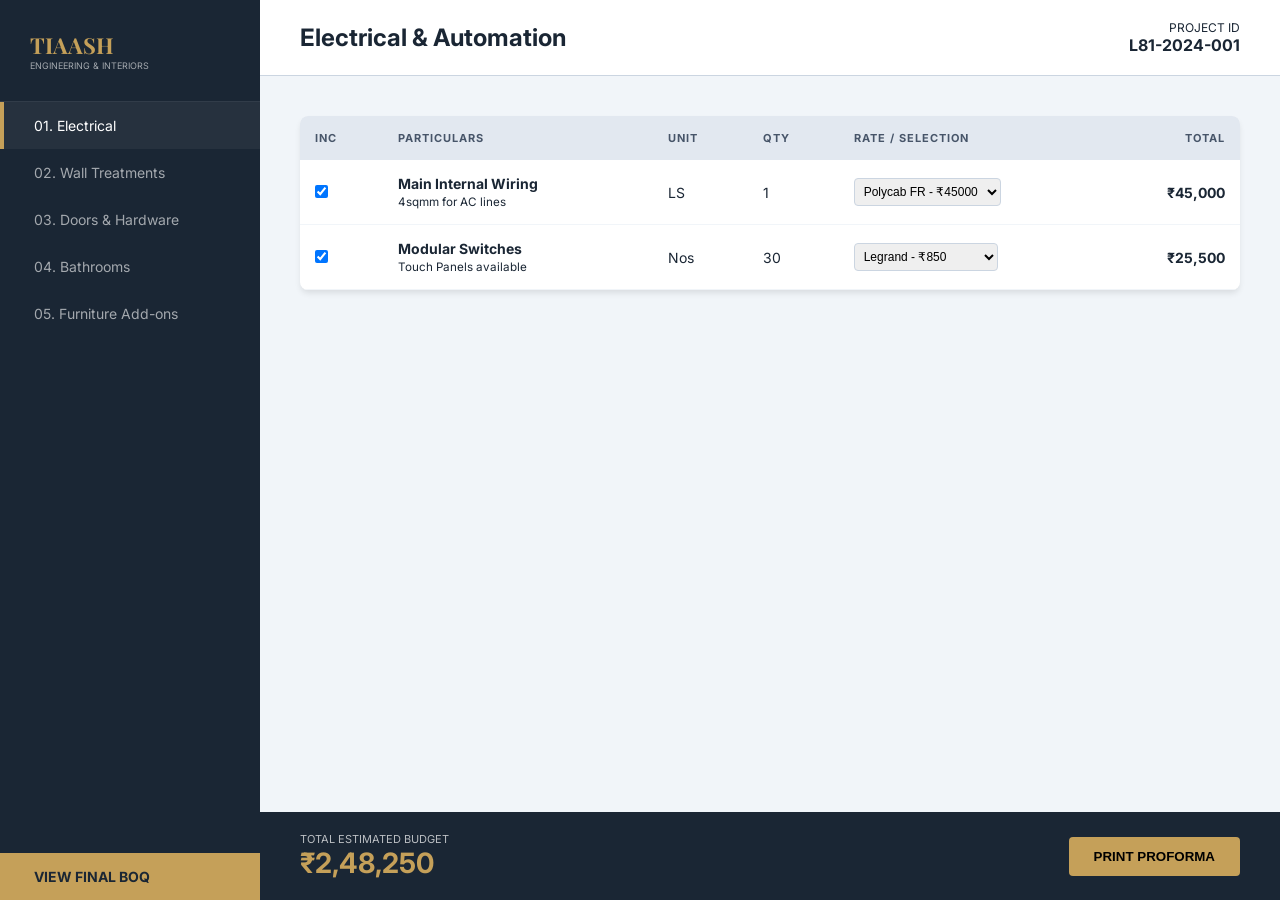
<file: brocher/pricing.html>
<!DOCTYPE html>
<html lang="en">
<head>
    <meta charset="UTF-8">
    <meta name="viewport" content="width=device-width, initial-scale=1.0">
    <title>TIAASH | Master Architect BOQ Engine</title>
    <link href="https://fonts.googleapis.com/css2?family=Inter:wght@300;400;600;700&family=Playfair+Display:wght@700&display=swap" rel="stylesheet">
    <style>
        :root { --tiaash: #1A2634; --gold: #C5A059; --bg: #F1F5F9; --border: #CBD5E1; }
        * { margin: 0; padding: 0; box-sizing: border-box; }
        body { font-family: 'Inter', sans-serif; background: var(--bg); color: var(--tiaash); display: flex; height: 100vh; }

        /* Navigation Sidebar */
        nav { width: 260px; background: var(--tiaash); color: white; display: flex; flex-direction: column; flex-shrink: 0; }
        .nav-head { padding: 30px; border-bottom: 1px solid rgba(255,255,255,0.1); }
        .nav-head h1 { font-family: 'Playfair Display', serif; color: var(--gold); font-size: 22px; }
        .nav-link { padding: 15px 30px; cursor: pointer; opacity: 0.6; transition: 0.2s; border-left: 4px solid transparent; font-size: 14px; }
        .nav-link:hover, .nav-link.active { opacity: 1; background: rgba(255,255,255,0.05); border-left-color: var(--gold); }
        .nav-link.summary-link { margin-top: auto; background: var(--gold); color: var(--tiaash); font-weight: bold; opacity: 1; }

        /* Main Stage */
        main { flex-grow: 1; overflow-y: auto; display: flex; flex-direction: column; }
        header { background: white; padding: 20px 40px; border-bottom: 1px solid var(--border); display: flex; justify-content: space-between; align-items: center; position: sticky; top: 0; z-index: 10; }
        
        .content-area { padding: 40px; flex-grow: 1; }
        .category-view { display: none; }
        .category-view.active { display: block; }

        /* Professional BOQ Table */
        table { width: 100%; border-collapse: collapse; background: white; border-radius: 8px; overflow: hidden; box-shadow: 0 4px 6px -1px rgba(0,0,0,0.1); }
        th { background: #E2E8F0; padding: 15px; text-align: left; font-size: 11px; text-transform: uppercase; letter-spacing: 1px; color: #475569; }
        td { padding: 15px; border-bottom: 1px solid #F1F5F9; font-size: 14px; }
        tr.excluded { opacity: 0.4; background: #F8FAFC; }
        
        .rate-select { padding: 5px; border: 1px solid var(--border); border-radius: 4px; font-size: 12px; }
        .total-cell { font-weight: 700; text-align: right; width: 120px; }

        /* Summary Styling */
        .summary-card { background: white; padding: 40px; border: 2px solid var(--tiaash); border-radius: 4px; }
        .summary-header { border-bottom: 2px solid var(--gold); padding-bottom: 20px; margin-bottom: 30px; display: flex; justify-content: space-between; }

        /* Floating Total */
        .sticky-footer { background: var(--tiaash); color: white; padding: 20px 40px; display: flex; justify-content: space-between; align-items: center; }
        .grand-amt { color: var(--gold); font-size: 28px; font-weight: 700; }

        @media print { nav, header, .sticky-footer, .nav-link { display: none !important; } main { width: 100%; } .summary-card { border: none; } }
    </style>
</head>
<body>

    <nav>
        <div class="nav-head"><h1>TIAASH</h1><p style="font-size: 9px; opacity: 0.6;">ENGINEERING & INTERIORS</p></div>
        <div class="nav-link active" onclick="switchTab('elec', this)">01. Electrical</div>
        <div class="nav-link" onclick="switchTab('walls', this)">02. Wall Treatments</div>
        <div class="nav-link" onclick="switchTab('doors', this)">03. Doors & Hardware</div>
        <div class="nav-link" onclick="switchTab('bath', this)">04. Bathrooms</div>
        <div class="nav-link" onclick="switchTab('addons', this)">05. Furniture Add-ons</div>
        <div class="nav-link summary-link" onclick="switchTab('summary', this)">VIEW FINAL BOQ</div>
    </nav>

    <main id="main">
        <header>
            <h2 id="tab-title">Electrical & Automation</h2>
            <div style="text-align: right;"><p style="font-size: 12px;">PROJECT ID</p><strong>L81-2024-001</strong></div>
        </header>

        <div class="content-area" id="content-body">
            </div>

        <div class="sticky-footer">
            <div><p style="font-size: 11px; opacity: 0.7;">TOTAL ESTIMATED BUDGET</p><div class="grand-amt" id="grand-total">₹0</div></div>
            <button onclick="window.print()" style="background: var(--gold); border: none; padding: 12px 25px; border-radius: 4px; font-weight: bold; cursor: pointer;">PRINT PROFORMA</button>
        </div>
    </main>

<script>
    // THE MASTER DATABASE (State)
    const BOQ_DATA = {
        elec: {
            title: "Electrical & Automation",
            items: [
                { id: 'e1', inc: true, name: "Main Internal Wiring", spec: "4sqmm for AC lines", unit: "LS", qty: 1, options: [{l: "Polycab FR", r: 45000}, {l: "Havells S3", r: 52000}] },
                { id: 'e2', inc: true, name: "Modular Switches", spec: "Touch Panels available", unit: "Nos", qty: 30, options: [{l: "Legrand", r: 850}, {l: "Touch Glass", r: 2400}] }
            ]
        },
        walls: {
            title: "Wall Treatments",
            items: [
                { id: 'w1', inc: true, name: "Living Area Wall", spec: "Feature Wall Treatment", unit: "sqft", qty: 150, options: [{l: "Paint", r: 45}, {l: "Wallpaper", r: 125}, {l: "Charcoal Panel", r: 450}] }
            ]
        },
        doors: {
            title: "Doors & Hardware",
            items: [
                { id: 'd1', inc: true, name: "Main Entrance", spec: "Solid Core Flush Door", unit: "Nos", qty: 1, options: [{l: "Teak Finish", r: 25000}, {l: "Veneer Finish", r: 42000}] },
                { id: 'd2', inc: false, name: "Digital Lock", spec: "Biometric + RFID", unit: "Nos", qty: 1, options: [{l: "Yale YDM", r: 18500}, {l: "Samsung Biometric", r: 24000}] }
            ]
        },
        bath: {
            title: "Bathrooms",
            items: [
                { id: 'b1', inc: true, name: "Master Vanity", spec: "BWP Plywood + Quartz Top", unit: "Nos", qty: 1, options: [{l: "Standard 3ft", r: 14000}, {l: "Designer 4ft", r: 22000}] }
            ]
        },
        addons: {
            title: "Furniture Add-ons",
            items: [
                { id: 'a1', inc: true, name: "Master Wardrobe", spec: "Floor to Ceiling Sliding", unit: "sqft", qty: 80, options: [{l: "Laminate", r: 1650}, {l: "Acrylic", r: 2100}] },
                { id: 'a2', inc: false, name: "TV Living Panel", spec: "Hidden wiring channel", unit: "sqft", qty: 40, options: [{l: "Louvered", r: 850}, {l: "Stone Finish", r: 1400}] }
            ]
        }
    };

    let activeTab = 'elec';

    function switchTab(tabId, el) {
        activeTab = tabId;
        document.querySelectorAll('.nav-link').forEach(n => n.classList.remove('active'));
        el.classList.add('active');
        document.getElementById('tab-title').innerText = tabId === 'summary' ? "Final BOQ Summary" : BOQ_DATA[tabId].title;
        render();
    }

    function toggleInc(cat, idx) {
        BOQ_DATA[cat].items[idx].inc = !BOQ_DATA[cat].items[idx].inc;
        render();
    }

    function changeRate(cat, idx, rateIdx) {
        BOQ_DATA[cat].items[idx].selectedIdx = rateIdx;
        render();
    }

    function render() {
        const body = document.getElementById('content-body');
        if (activeTab === 'summary') {
            renderSummary(body);
        } else {
            renderCategory(body);
        }
        calculateTotal();
    }

    function renderCategory(container) {
        const cat = BOQ_DATA[activeTab];
        let html = `<table><thead><tr><th>Inc</th><th>Particulars</th><th>Unit</th><th>Qty</th><th>Rate / Selection</th><th class="total-cell">Total</th></tr></thead><tbody>`;
        
        cat.items.forEach((item, i) => {
            const sIdx = item.selectedIdx || 0;
            const rate = item.options[sIdx].r;
            const rowTotal = item.qty * rate;
            html += `<tr class="${item.inc ? '' : 'excluded'}">
                <td><input type="checkbox" ${item.inc ? 'checked' : ''} onchange="toggleInc('${activeTab}', ${i})"></td>
                <td><strong>${item.name}</strong><br><small>${item.spec}</small></td>
                <td>${item.unit}</td>
                <td>${item.qty}</td>
                <td>
                    <select class="rate-select" onchange="changeRate('${activeTab}', ${i}, this.selectedIndex)">
                        ${item.options.map((o, oi) => `<option ${sIdx === oi ? 'selected' : ''}>${o.l} - ₹${o.r}</option>`).join('')}
                    </select>
                </td>
                <td class="total-cell">₹${item.inc ? rowTotal.toLocaleString() : '0'}</td>
            </tr>`;
        });
        container.innerHTML = html + `</tbody></table>`;
    }

    function renderSummary(container) {
        let html = `<div class="summary-card"><div class="summary-header"><div><h3>PROFORMA INVOICE</h3><p>TIAASH ENGINEERING STANDARD</p></div><img src="https://via.placeholder.com/100x40?text=TIAASH+LOGO" alt="Logo"></div><table><thead><tr><th>Item</th><th>Spec/Grade</th><th>Qty</th><th class="total-cell">Total</th></tr></thead><tbody>`;
        
        for (let cat in BOQ_DATA) {
            BOQ_DATA[cat].items.forEach(item => {
                if (item.inc) {
                    const sIdx = item.selectedIdx || 0;
                    html += `<tr><td>${item.name}</td><td>${item.options[sIdx].l}</td><td>${item.qty} ${item.unit}</td><td class="total-cell">₹${(item.qty * item.options[sIdx].r).toLocaleString()}</td></tr>`;
                }
            });
        }
        container.innerHTML = html + `</tbody></table></div>`;
    }

    function calculateTotal() {
        let grand = 0;
        for (let cat in BOQ_DATA) {
            BOQ_DATA[cat].items.forEach(item => {
                if (item.inc) {
                    const sIdx = item.selectedIdx || 0;
                    grand += (item.qty * item.options[sIdx].r);
                }
            });
        }
        document.getElementById('grand-total').innerText = "₹" + grand.toLocaleString('en-IN');
    }

    // Initialize
    render();
</script>
</body>
</html>
</file>
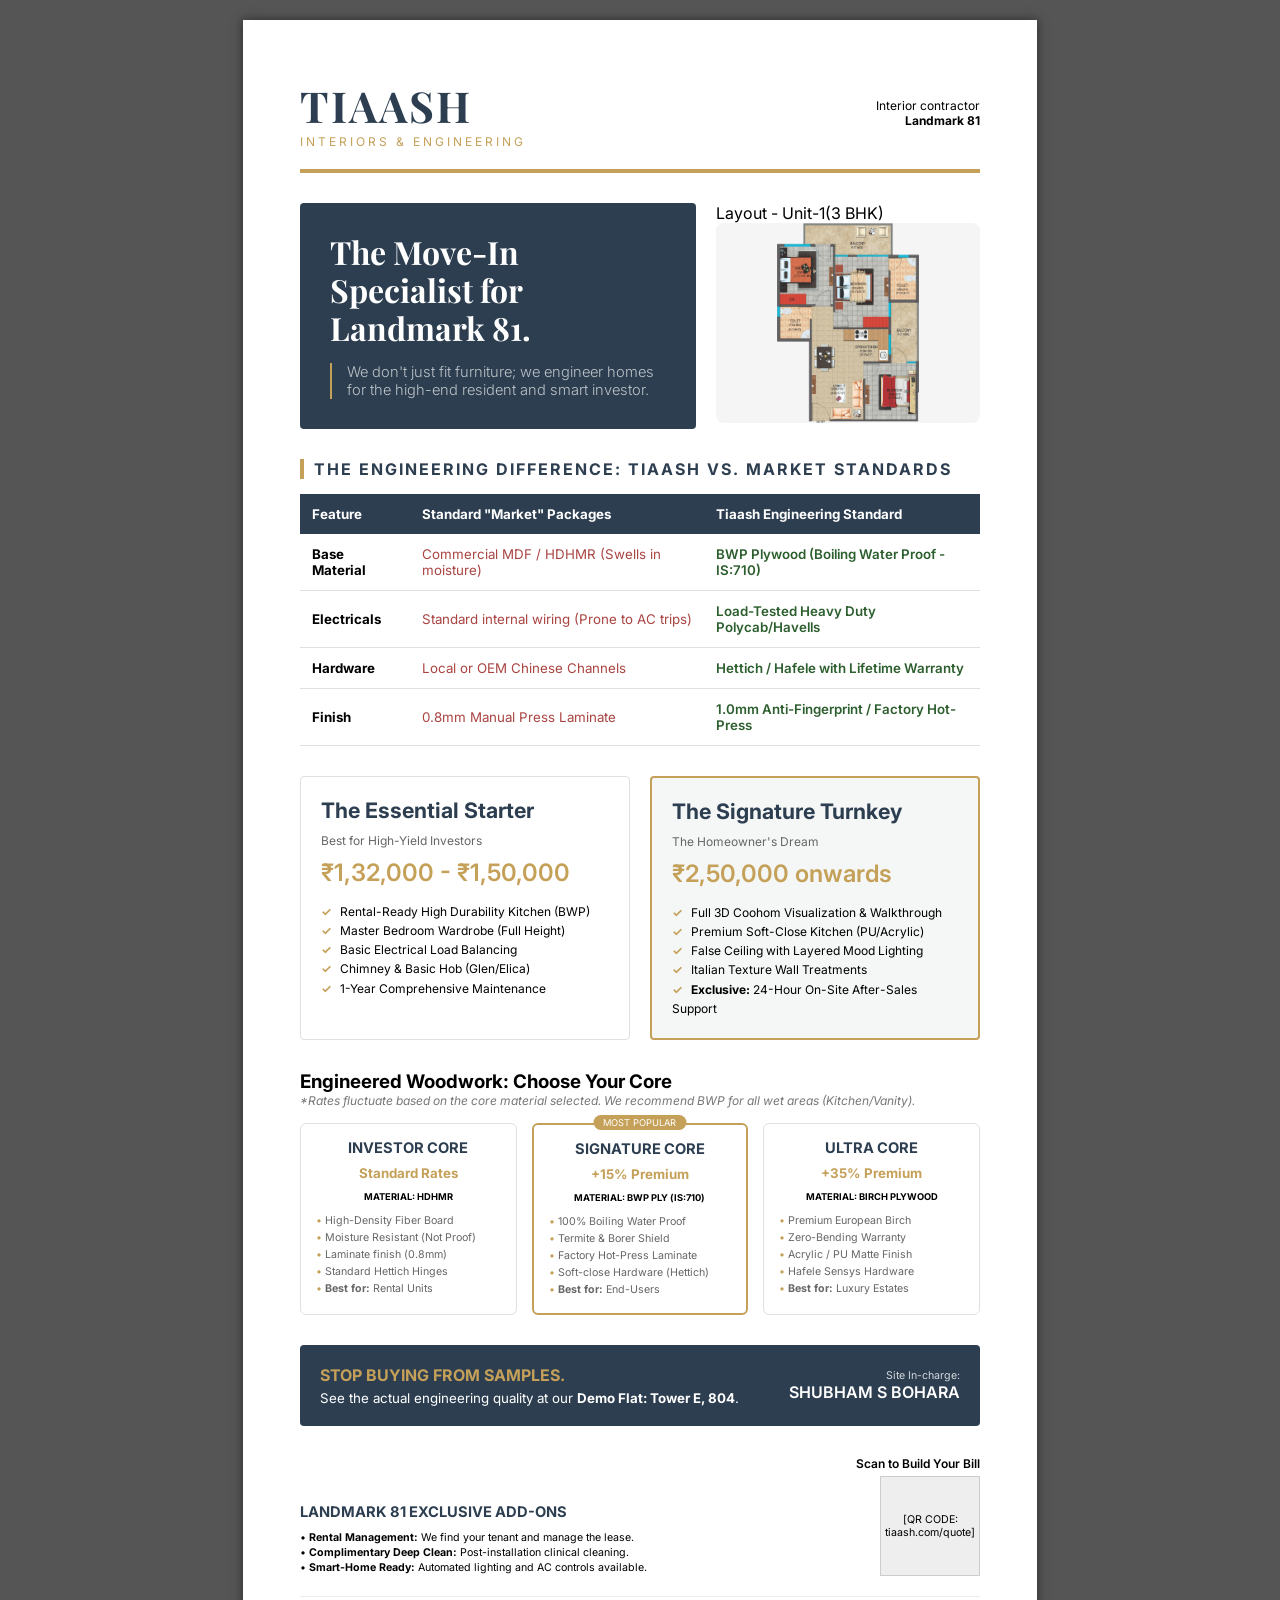
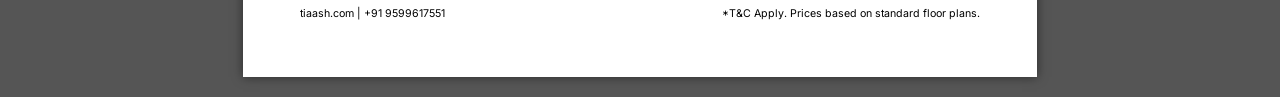
<file: brocher/unit 1 - 3bhk .html>
<!DOCTYPE html>
<html lang="en">
<head>
    <meta charset="UTF-8">
    <meta name="viewport" content="width=device-width, initial-scale=1.0">
    <title>Tiaash Interiors - Landmark 81 Brochure</title>
    <link href="https://fonts.googleapis.com/css2?family=Playfair+Display:wght@700&family=Inter:wght@300;400;600&display=swap" rel="stylesheet">
    <style>
        :root {
            --slate-blue: #2C3E50;
            --gold: #C5A059;
            --white: #FFFFFF;
            --light-grey: #F4F7F6;
            --border-color: #E0E0E0;
        }

        * { margin: 0; padding: 0; box-sizing: border-box; }

        body {
            font-family: 'Inter', sans-serif;
            background-color: #555;
            -webkit-print-color-adjust: exact;
        }

        .page {
            width: 210mm;
            min-height: 297mm;
            padding: 15mm;
            margin: 20px auto;
            background: var(--white);
            box-shadow: 0 0 10px rgba(0,0,0,0.5);
            position: relative;
            overflow: hidden;
        }

        /* Hero Hook */
        .header {
            border-bottom: 4px solid var(--gold);
            padding-bottom: 20px;
            margin-bottom: 30px;
            display: flex;
            justify-content: space-between;
            align-items: center;
        }

        .logo-area h1 {
            color: var(--slate-blue);
            font-family: 'Playfair Display', serif;
            font-size: 32pt;
            letter-spacing: 2px;
        }

        .hero-banner {
            background: linear-gradient(rgba(44, 62, 80, 0.8), rgba(44, 62, 80, 0.8)), url('https://images.unsplash.com/photo-1600210492486-724fe5c67fb0?auto=format&fit=crop&q=80&w=1000');
            background-size: cover;
            height: 120mm;
            display: flex;
            flex-direction: column;
            justify-content: center;
            align-items: center;
            text-align: center;
            color: white;
            border-radius: 4px;
            margin-bottom: 30px;
        }

        .hero-banner h2 {
            font-family: 'Playfair Display', serif;
            font-size: 28pt;
            margin-bottom: 10px;
        }

        .hero-banner p {
            font-size: 14pt;
            font-weight: 300;
            letter-spacing: 1px;
            border-top: 1px solid var(--gold);
            padding-top: 10px;
        }

        /* Comparison Table - The Counter-Attack */
        .engineering-difference {
            margin-bottom: 30px;
        }

        .section-title {
            color: var(--slate-blue);
            text-transform: uppercase;
            font-size: 12pt;
            letter-spacing: 2px;
            margin-bottom: 15px;
            border-left: 4px solid var(--gold);
            padding-left: 10px;
        }

        table {
            width: 100%;
            border-collapse: collapse;
            font-size: 10pt;
        }

        th {
            background-color: var(--slate-blue);
            color: white;
            padding: 12px;
            text-align: left;
        }

        td {
            padding: 12px;
            border-bottom: 1px solid var(--border-color);
        }

        .highlight-row { background-color: #fcf9f2; font-weight: 600; }
        .bad-standard { color: #a94442; }
        .tiaash-standard { color: #2c5e2e; font-weight: 600; }

        /* Packages */
        .packages-grid {
            display: grid;
            grid-template-columns: 1fr 1fr;
            gap: 20px;
            margin-bottom: 30px;
        }

        .package-card {
            border: 1px solid var(--border-color);
            padding: 20px;
            border-radius: 4px;
        }

        .package-card.featured {
            border: 2px solid var(--gold);
            background-color: var(--light-grey);
        }

        .package-card h3 {
            color: var(--slate-blue);
            margin-bottom: 10px;
            font-size: 16pt;
        }

        .price-tag {
            color: var(--gold);
            font-size: 18pt;
            font-weight: 600;
            margin-bottom: 15px;
        }

        .package-list {
            list-style: none;
            font-size: 9pt;
            line-height: 1.6;
        }

        .package-list li::before {
            content: "✓";
            color: var(--gold);
            margin-right: 8px;
            font-weight: bold;
        }

        /* Proof of Reality */
        .demo-flat-box {
            background: var(--slate-blue);
            color: white;
            padding: 20px;
            display: flex;
            justify-content: space-between;
            align-items: center;
            border-radius: 4px;
        }

        .cta-section {
            margin-top: 30px;
            display: flex;
            justify-content: space-between;
            align-items: flex-end;
        }

        .qr-placeholder {
            width: 100px;
            height: 100px;
            background: #eee;
            border: 1px solid #ccc;
            display: flex;
            align-items: center;
            text-align: center;
            font-size: 8pt;
        }

        @media print {
            body { background: none; }
            .page { margin: 0; box-shadow: none; }
        }



 
        /* Hero Hook */
        .hero-section {
            display: grid;
            grid-template-columns: 1.2fr 0.8fr;
            gap: 20px;
            margin-bottom: 30px;
        }
        .hero-text { background: var(--slate-blue); color: white; padding: 30px; border-radius: 4px; display: flex; flex-direction: column; justify-content: center; }
        .hero-text h2 { font-family: 'Playfair Display', serif; font-size: 24pt; margin-bottom: 15px; line-height: 1.2; }
        .hero-text p { font-size: 11pt; color: #BDC3C7; font-weight: 300; border-left: 2px solid var(--gold); padding-left: 15px; }
    </style>
</head>
<body>

    <div class="page">
        <header class="header">
            <div class="logo-area">
                <h1>TIAASH</h1>
                <p style="font-size: 9pt; color: var(--gold); letter-spacing: 3px;">INTERIORS & ENGINEERING</p>
            </div>
            <div style="text-align: right; font-size: 9pt;">
                <p> Interior contractor</p>
                <p><b>Landmark 81</b></p>
            </div>
        </header>

<section class="hero-section">
        <div class="hero-text">
            <h2>The Move-In Specialist for Landmark 81.</h2>
            <p>We don't just fit furniture; we engineer homes for the high-end resident and smart investor.</p>
        </div>
        <div class="visual-box">
            <span class="label">Layout - Unit-1(3 BHK) </span>
            <img src="./unit-1_3bhk.png" style="width: 100%; height: 200px; object-fit: contain; background-color: #f5f5f5; border-radius: 8px;" alt="Main Render">
        </div>
    </section>
       

        <section class="engineering-difference">
            <h3 class="section-title">The Engineering Difference: Tiaash vs. Market Standards</h3>
            <table>
                <thead>
                    <tr>
                        <th>Feature</th>
                        <th>Standard "Market" Packages</th>
                        <th>Tiaash Engineering Standard</th>
                    </tr>
                </thead>
                <tbody>
                    <tr>
                        <td><b>Base Material</b></td>
                        <td class="bad-standard">Commercial MDF / HDHMR (Swells in moisture)</td>
                        <td class="tiaash-standard">BWP Plywood (Boiling Water Proof - IS:710)</td>
                    </tr>
                    <tr>
                        <td><b>Electricals</b></td>
                        <td class="bad-standard">Standard internal wiring (Prone to AC trips)</td>
                        <td class="tiaash-standard">Load-Tested Heavy Duty Polycab/Havells</td>
                    </tr>
                    <tr>
                        <td><b>Hardware</b></td>
                        <td class="bad-standard">Local or OEM Chinese Channels</td>
                        <td class="tiaash-standard">Hettich / Hafele with Lifetime Warranty</td>
                    </tr>
                    <tr>
                        <td><b>Finish</b></td>
                        <td class="bad-standard">0.8mm Manual Press Laminate</td>
                        <td class="tiaash-standard">1.0mm Anti-Fingerprint / Factory Hot-Press</td>
                    </tr>
                </tbody>
            </table>
        </section>

        <section class="packages-grid">
            <div class="package-card">
                <h3>The Essential Starter</h3>
                <p style="font-size: 9pt; color: #666; margin-bottom: 10px;">Best for High-Yield Investors</p>
                <div class="price-tag">₹1,32,000 - ₹1,50,000</div>
                <ul class="package-list">
                    <li>Rental-Ready High Durability Kitchen (BWP)</li>
                    <li>Master Bedroom Wardrobe (Full Height)</li>
                    <li>Basic Electrical Load Balancing</li>
                    <li>Chimney & Basic Hob (Glen/Elica)</li>
                    <li>1-Year Comprehensive Maintenance</li>
                </ul>
            </div>

            <div class="package-card featured">
                <h3>The Signature Turnkey</h3>
                <p style="font-size: 9pt; color: #666; margin-bottom: 10px;">The Homeowner's Dream</p>
                <div class="price-tag">₹2,50,000 onwards</div>
                <ul class="package-list">
                    <li>Full 3D Coohom Visualization & Walkthrough</li>
                    <li>Premium Soft-Close Kitchen (PU/Acrylic)</li>
                    <li>False Ceiling with Layered Mood Lighting</li>
                    <li>Italian Texture Wall Treatments</li>
                    <li><b>Exclusive:</b> 24-Hour On-Site After-Sales Support</li>
                </ul>
            </div>
        </section>







<style>
    .wood-choice-container {
        display: grid;
        grid-template-columns: 1fr 1fr 1fr;
        gap: 15px;
        margin-bottom: 30px;
    }
    .choice-card {
        border: 1px solid #e0e0e0;
        padding: 15px;
        border-radius: 6px;
        text-align: center;
        transition: 0.3s;
    }
    .choice-card:hover { border-color: var(--gold); background: #fdfaf5; }
    .choice-card h4 { color: var(--slate-blue); font-size: 11pt; margin-bottom: 8px; text-transform: uppercase; }
    .choice-card .price-indicator { font-weight: 700; color: var(--gold); font-size: 10pt; margin-bottom: 10px; display: block; }
    .choice-card ul { list-style: none; padding: 0; font-size: 8pt; text-align: left; color: #666; line-height: 1.6; }
    .choice-card ul li::before { content: "• "; color: var(--gold); }
    
    .choice-header {
        background: var(--slate-blue);
        color: white;
        padding: 10px;
        margin-bottom: 15px;
        font-size: 10pt;
        letter-spacing: 1px;
        text-align: center;
        border-radius: 4px;
    }
</style>

<div class="section-header">
    <h3>Engineered Woodwork: Choose Your Core</h3>
</div>

<p style="font-size: 9pt; color: #777; margin-bottom: 15px; font-style: italic;">
    *Rates fluctuate based on the core material selected. We recommend BWP for all wet areas (Kitchen/Vanity).
</p>

<div class="wood-choice-container">
    <div class="choice-card">
        <h4>Investor Core</h4>
        <span class="price-indicator">Standard Rates</span>
        <div style="font-size: 7pt; font-weight: bold; margin-bottom: 10px;">MATERIAL: HDHMR</div>
        <ul>
            <li>High-Density Fiber Board</li>
            <li>Moisture Resistant (Not Proof)</li>
            <li>Laminate finish (0.8mm)</li>
            <li>Standard Hettich Hinges</li>
            <li><b>Best for:</b> Rental Units</li>
        </ul>
    </div>

    <div class="choice-card" style="border: 2px solid var(--gold); position: relative;">
        <span style="position: absolute; top: -10px; left: 50%; transform: translateX(-50%); background: var(--gold); color: white; font-size: 7pt; padding: 2px 10px; border-radius: 10px;">MOST POPULAR</span>
        <h4>Signature Core</h4>
        <span class="price-indicator">+15% Premium</span>
        <div style="font-size: 7pt; font-weight: bold; margin-bottom: 10px;">MATERIAL: BWP PLY (IS:710)</div>
        <ul>
            <li>100% Boiling Water Proof</li>
            <li>Termite & Borer Shield</li>
            <li>Factory Hot-Press Laminate</li>
            <li>Soft-close Hardware (Hettich)</li>
            <li><b>Best for:</b> End-Users</li>
        </ul>
    </div>

    <div class="choice-card">
        <h4>Ultra Core</h4>
        <span class="price-indicator">+35% Premium</span>
        <div style="font-size: 7pt; font-weight: bold; margin-bottom: 10px;">MATERIAL: BIRCH PLYWOOD</div>
        <ul>
            <li>Premium European Birch</li>
            <li>Zero-Bending Warranty</li>
            <li>Acrylic / PU Matte Finish</li>
            <li>Hafele Sensys Hardware</li>
            <li><b>Best for:</b> Luxury Estates</li>
        </ul>
    </div>
</div>










        <div class="demo-flat-box">
            <div>
                <h4 style="color: var(--gold); margin-bottom: 5px;">STOP BUYING FROM SAMPLES.</h4>
                <p style="font-size: 10pt;">See the actual engineering quality at our <b>Demo Flat: Tower E, 804</b>.</p>
            </div>
            <div style="text-align: right;">
                <p style="font-size: 8pt; opacity: 0.8;">Site In-charge:</p>
                <p style="font-weight: 600;">SHUBHAM S BOHARA</p>
            </div>
        </div>

        <div class="cta-section">
            <div style="width: 60%;">
                <h4 style="color: var(--slate-blue); font-size: 11pt; margin-bottom: 10px;">LANDMARK 81 EXCLUSIVE ADD-ONS</h4>
                <p style="font-size: 8pt; line-height: 1.4;">
                    • <b>Rental Management:</b> We find your tenant and manage the lease.<br>
                    • <b>Complimentary Deep Clean:</b> Post-installation clinical cleaning.<br>
                    • <b>Smart-Home Ready:</b> Automated lighting and AC controls available.
                </p>
            </div>
            <div style="text-align: right;">
                <p style="font-size: 9pt; font-weight: 600; margin-bottom: 5px;">Scan to Build Your Bill</p>
                <div class="qr-placeholder" style="margin-left: auto;">[QR CODE: tiaash.com/quote]</div>
            </div>
        </div>















        <footer style="margin-top: 20px; border-top: 1px solid #eee; padding-top: 10px; font-size: 8pt; display: flex; justify-content: space-between;">
            <div>tiaash.com | +91 9599617551</div>
            <div>*T&C Apply. Prices based on standard floor plans.</div>
        </footer>
    </div>

</body>
</html>
</file>
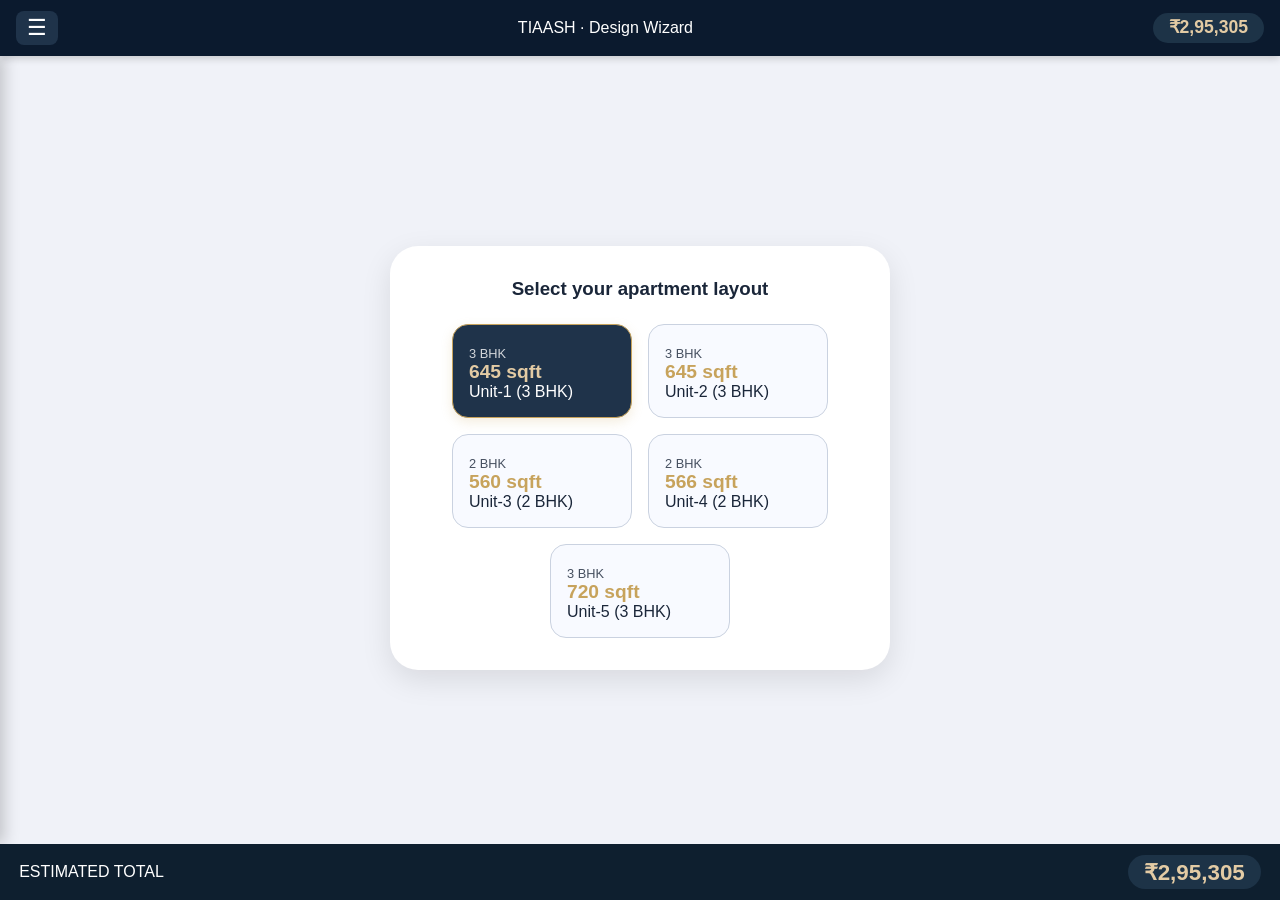
<file: brocher/version 8.html>
<!DOCTYPE html>
<html lang="en">
<head>
    <meta charset="UTF-8">
    <meta name="viewport" content="width=device-width, initial-scale=1.0, maximum-scale=1.5, user-scalable=yes">
    <title>TIAASH · Design Wizard</title>
    <style>
        * {
            margin: 0;
            padding: 0;
            box-sizing: border-box;
            font-family: 'Inter', -apple-system, BlinkMacSystemFont, 'Segoe UI', Roboto, Helvetica, Arial, sans-serif;
        }

        body {
            background-color: #eef1f7;
            color: #1a2639;
            min-height: 100vh;
            display: flex;
            flex-direction: column;
        }

        .app-container {
            display: flex;
            flex-direction: column;
            height: 100vh;
            overflow: hidden;
        }

        .top-bar {
            background: #0b1a2e;
            color: white;
            padding: 0.7rem 1rem;
            display: flex;
            align-items: center;
            justify-content: space-between;
            flex-wrap: wrap;
            gap: 0.5rem;
            box-shadow: 0 2px 8px rgba(0,0,0,0.2);
            z-index: 20;
        }

        .menu-toggle {
            background: #1f334a;
            border: none;
            color: white;
            font-size: 1.4rem;
            padding: 0.2rem 0.7rem;
            border-radius: 8px;
            cursor: pointer;
            display: inline-block;
        }

        .top-estimate {
            background: #1d3347;
            padding: 0.3rem 1rem;
            border-radius: 30px;
            font-weight: 600;
            font-size: 1.1rem;
            color: #e3cba4;
        }

        .main-row {
            display: flex;
            flex: 1;
            overflow: hidden;
            position: relative;
        }

        .room-nav {
            width: 260px;
            background: #0f1f32;
            color: #e6edf5;
            display: flex;
            flex-direction: column;
            padding: 1.5rem 0;
            overflow-y: auto;
            transition: transform 0.2s ease;
            position: absolute;
            left: 0;
            top: 0;
            bottom: 0;
            z-index: 15;
            transform: translateX(-100%);
            box-shadow: 4px 0 15px rgba(0,0,0,0.2);
        }

        .room-nav.open {
            transform: translateX(0);
        }

        .room-nav h3 {
            font-weight: 400;
            font-size: 0.7rem;
            letter-spacing: 1px;
            text-transform: uppercase;
            color: #8a9bb5;
            margin: 0 1rem 0.75rem 1rem;
        }

        .room-btn {
            background: transparent;
            border: none;
            text-align: left;
            padding: 0.8rem 1.5rem;
            color: #bfd0e6;
            font-size: 0.95rem;
            font-weight: 400;
            cursor: pointer;
            border-left: 3px solid transparent;
            position: relative;
            display: flex;
            justify-content: space-between;
            align-items: center;
        }

        .room-btn.active {
            background: #1f334a;
            color: white;
            border-left: 3px solid #c7a35c;
            font-weight: 500;
        }

        .room-btn .selected-badge {
            display: none;
            color: #c7a35c;
            font-size: 0.8rem;
        }

        .room-btn.active .selected-badge {
            display: inline;
        }

        .room-btn .include-toggle {
            display: flex;
            align-items: center;
            gap: 0.3rem;
        }
        
        .room-btn .include-toggle input {
            width: 16px;
            height: 16px;
            accent-color: #c7a35c;
        }

        .boq-panel {
            flex: 1;
            background: #f0f2f8;
            display: flex;
            flex-direction: column;
            overflow: hidden;
            padding: 1rem 1rem 0 1rem;
            width: 100%;
        }

        .room-header {
            display: flex;
            flex-wrap: wrap;
            justify-content: space-between;
            align-items: center;
            margin-bottom: 0.8rem;
        }

        .room-header h2 {
            font-weight: 500;
            font-size: 1.5rem;
            color: #111c2e;
        }

        .step-indicator {
            background: #d9e0eb;
            padding: 0.2rem 0.8rem;
            border-radius: 30px;
            font-size: 0.7rem;
            font-weight: 600;
            color: #1f2b3f;
        }

        .boq-table-container {
            background: white;
            border-radius: 16px 16px 0 0;
            box-shadow: 0 4px 16px rgba(0,0,0,0.02);
            overflow-x: auto;
            overflow-y: auto;
            flex: 1;
            -webkit-overflow-scrolling: touch;
        }

        table {
            width: 100%;
            border-collapse: collapse;
            font-size: 0.8rem;
            min-width: 700px;
        }

        th {
            text-align: left;
            padding: 1rem 0.5rem 0.6rem 0.5rem;
            color: #5c6f87;
            font-weight: 500;
            font-size: 0.7rem;
            text-transform: uppercase;
            border-bottom: 1px solid #e2e7f0;
        }

        td {
            padding: 0.7rem 0.4rem;
            border-bottom: 1px solid #edf2f9;
            vertical-align: middle;
        }

        .include-checkbox {
            transform: scale(1.2);
            accent-color: #c7a35c;
        }

        input, select {
            background: #f8fafd;
            border: 1px solid #d8e0ec;
            border-radius: 8px;
            padding: 0.4rem 0.3rem;
            font-size: 0.75rem;
            width: 100%;
            min-width: 50px;
        }

        .spec-select {
            min-width: 90px;
        }

        .qty-input {
            width: 70px;
        }

        .explore-btn {
            background: none;
            border: 1px solid #b3c2d6;
            border-radius: 30px;
            padding: 0.2rem 0.5rem;
            font-size: 0.65rem;
            cursor: pointer;
            white-space: nowrap;
        }

        .estimate-bar {
            background: #0e1f2f;
            color: white;
            display: flex;
            justify-content: space-between;
            align-items: center;
            padding: 0.7rem 1.2rem;
            font-size: 1rem;
            box-shadow: 0 -2px 10px rgba(0,0,0,0.1);
        }

        .estimate-amount {
            font-weight: 700;
            font-size: 1.4rem;
            background: #1d3347;
            padding: 0.2rem 1rem;
            border-radius: 40px;
            color: #e3cba4;
        }

        /* Admin panel - hidden by default, only accessible via special URL or localStorage flag */
        .admin-panel {
            position: fixed;
            bottom: 80px;
            right: 10px;
            width: 280px;
            background: white;
            border-radius: 20px;
            box-shadow: 0 10px 30px rgba(0,0,0,0.3);
            padding: 1.2rem 1rem;
            z-index: 30;
            border: 1px solid #c0cbd9;
            display: none;
            max-height: 400px;
            overflow-y: auto;
        }

        .admin-panel.visible {
            display: block;
        }

        .admin-toggle {
            position: fixed;
            bottom: 140px;
            right: 15px;
            background: #2c4060;
            color: white;
            border: none;
            border-radius: 40px;
            padding: 0.4rem 1rem;
            font-size: 0.7rem;
            font-weight: 500;
            z-index: 35;
            box-shadow: 0 4px 10px rgba(0,0,0,0.2);
            cursor: pointer;
            display: none; /* Hidden by default */
        }

        .admin-visible .admin-toggle {
            display: block;
        }

        .var-row {
            display: flex;
            justify-content: space-between;
            align-items: center;
            margin-bottom: 0.8rem;
        }

        .var-label {
            font-size: 0.7rem;
            background: #f0f4fc;
            padding: 0.2rem 0.6rem;
            border-radius: 20px;
        }

        .var-input {
            width: 90px;
            text-align: right;
            font-size: 0.7rem;
        }

        .summary-view {
            background: white;
            height: 100%;
            overflow-y: auto;
            padding: 1.2rem;
            border-radius: 16px;
        }
        
        .invoice-header {
            flex-direction: column;
            gap: 0.5rem;
        }
        
        .proforma-table {
            font-size: 0.75rem;
            width: 100%;
        }
        
        .proforma-table th {
            background: #f2f6fc;
        }
        
        .email-btn {
            background: #c7a35c;
            color: #0b1a2e;
            border: none;
            padding: 0.6rem 1.5rem;
            border-radius: 30px;
            width: 100%;
            margin-top: 1rem;
            font-weight: 600;
            cursor: pointer;
        }
        
        .print-btn {
            background: #1a2e44;
            color: white;
            border: none;
            padding: 0.6rem 1.5rem;
            border-radius: 30px;
            width: 100%;
            margin-top: 1rem;
            cursor: pointer;
        }

        .selector-screen {
            background: white;
            border-radius: 28px;
            padding: 2rem 1rem;
            text-align: center;
            margin: auto;
            width: 100%;
            max-width: 500px;
            box-shadow: 0 10px 30px rgba(0,0,0,0.1);
        }
        
        .flex-row {
            display: flex;
            flex-wrap: wrap;
            gap: 1rem;
            justify-content: center;
            margin-top: 1.5rem;
        }
        
        .layout-card {
            background: #f8faff;
            border: 1px solid #cad2e0;
            border-radius: 16px;
            padding: 1rem;
            font-weight: 500;
            cursor: pointer;
            transition: 0.1s;
            width: 180px;
            text-align: left;
        }
        
        .layout-card.selected {
            background: #1f334a;
            color: white;
            border-color: #c7a35c;
            box-shadow: 0 4px 12px rgba(199,163,92,0.2);
        }
        
        .layout-card .unit-type {
            font-size: 0.8rem;
            opacity: 0.8;
            margin-top: 0.3rem;
        }
        
        .layout-card .area {
            font-size: 1.2rem;
            font-weight: 600;
            color: #c7a35c;
        }
        
        .layout-card.selected .area {
            color: #e3cba4;
        }

        .wardrobe-adder {
            background: #f8fafd;
            border-radius: 12px;
            padding: 1rem;
            margin-bottom: 1rem;
            border: 1px solid #d8e0ec;
        }
        
        .add-btn {
            background: #c7a35c;
            border: none;
            color: #0b1a2e;
            font-weight: 600;
            padding: 0.4rem 1rem;
            border-radius: 30px;
            cursor: pointer;
        }
        
        .bathroom-toggles {
            display: flex;
            flex-direction: column;
            gap: 1rem;
            margin: 1rem 0;
        }
        
        .bath-card {
            background: #f0f4fc;
            border-radius: 16px;
            padding: 1rem;
            text-align: left;
            border: 2px solid transparent;
            cursor: pointer;
        }
        
        .bath-card.selected {
            border-color: #c7a35c;
            background: #e1e8f3;
        }
        
        .bath-card .include-header {
            display: flex;
            justify-content: space-between;
            align-items: center;
            margin-bottom: 0.5rem;
        }
        
        .bath-card .package-details {
            margin-top: 0.5rem;
            padding-left: 1.5rem;
            font-size: 0.75rem;
            color: #4a5a72;
        }
        
        .progress-indicator {
            display: flex;
            gap: 0.3rem;
            margin-top: 0.5rem;
        }
        
        .progress-dot {
            width: 8px;
            height: 8px;
            border-radius: 50%;
            background: #d9e0eb;
        }
        
        .progress-dot.completed {
            background: #c7a35c;
        }
        
        .progress-dot.active {
            background: #0b1a2e;
            transform: scale(1.2);
        }
        
        .selection-summary {
            background: #eef1f7;
            border-radius: 30px;
            padding: 0.3rem 1rem;
            font-size: 0.7rem;
            color: #1a2639;
        }
        
        .disabled-step {
            opacity: 0.5;
            pointer-events: none;
        }
        
        .image-preview {
            display: flex;
            align-items: center;
            gap: 0.5rem;
        }
        
        .image-preview img {
            width: 30px;
            height: 30px;
            border-radius: 4px;
            object-fit: cover;
            cursor: pointer;
        }
        
        .customer-details {
            background: #f8fafd;
            border-radius: 16px;
            padding: 1.5rem;
            margin-bottom: 1.5rem;
        }
        
        .customer-details input {
            margin-bottom: 0.8rem;
            padding: 0.8rem;
            border: 1px solid #d8e0ec;
            border-radius: 8px;
            width: 100%;
        }
    </style>
</head>
<body>
<div class="app-container">
    <div class="top-bar">
        <button class="menu-toggle" id="menuToggle">☰</button>
        <span>TIAASH · Design Wizard</span>
        <span class="top-estimate" id="mobileTotalEstimate">₹0</span>
    </div>

    <div class="main-row">
        <nav class="room-nav" id="roomNav">
            <h3>DESIGN STEPS</h3>
            <div class="room-btn" data-room="layout">
                <span>1. Layout</span>
                <span class="selected-badge" id="layoutBadge">✓</span>
            </div>
            <div class="room-btn" data-room="electrical">
                <span>2. Electrical</span>
                <span class="include-toggle">
                    <input type="checkbox" id="includeElectrical" checked onchange="toggleCategory('electrical')">
                </span>
                <span class="selected-badge" id="electricalBadge">✓</span>
            </div>
            <div class="room-btn" data-room="woodwork">
                <span>3. Woodwork</span>
                <span class="include-toggle">
                    <input type="checkbox" id="includeWoodwork" checked onchange="toggleCategory('woodwork')">
                </span>
                <span class="selected-badge" id="woodworkBadge">✓</span>
            </div>
            <div class="room-btn" data-room="bathroom">
                <span>4. Bathroom</span>
                <span class="include-toggle">
                    <input type="checkbox" id="includeBathroom" checked onchange="toggleCategory('bathroom')">
                </span>
                <span class="selected-badge" id="bathroomBadge">✓</span>
            </div>
            <div class="room-btn" data-room="walls">
                <span>5. Walls</span>
                <span class="include-toggle">
                    <input type="checkbox" id="includeWalls" checked onchange="toggleCategory('walls')">
                </span>
                <span class="selected-badge" id="wallsBadge">✓</span>
            </div>
            <div class="room-btn" data-room="floors">
                <span>6. Floors</span>
                <span class="include-toggle">
                    <input type="checkbox" id="includeFloors" checked onchange="toggleCategory('floors')">
                </span>
                <span class="selected-badge" id="floorsBadge">✓</span>
            </div>
            <div class="room-btn" data-room="doors">
                <span>7. Doors</span>
                <span class="include-toggle">
                    <input type="checkbox" id="includeDoors" checked onchange="toggleCategory('doors')">
                </span>
                <span class="selected-badge" id="doorsBadge">✓</span>
            </div>
            <div class="room-btn" data-room="finalboq">
                <span>8. Final BOQ</span>
                <span class="selected-badge" id="finalboqBadge">✓</span>
            </div>
        </nav>

        <div class="boq-panel" id="mainPanel"></div>
    </div>

    <div class="estimate-bar">
        <span>ESTIMATED TOTAL</span>
        <span class="estimate-amount" id="totalEstimateDisplay">₹0</span>
    </div>
</div>

<!-- Admin panel - hidden by default, only visible with special flag -->
<div class="admin-panel" id="adminPanel">
    <h4 style="margin-top:0; font-size:0.9rem;">MASTER VARIABLES</h4>
    <div id="varsContainer"></div>
    <p style="font-size:0.6rem; color:#888; margin-top:0.5rem;">internal – rates per unit</p>
</div>
<button class="admin-toggle" id="adminToggle">⚙️ prices</button>

<script>
    // ================== CONFIG_MASTER (updated rates) ==================
    const CONFIG_MASTER = {
        layouts: {
            'unit1': { name: 'Unit-1 (3 BHK)', area: 645, type: '3 BHK' },
            'unit2': { name: 'Unit-2 (3 BHK)', area: 645, type: '3 BHK' },
            'unit3': { name: 'Unit-3 (2 BHK)', area: 560, type: '2 BHK' },
            'unit4': { name: 'Unit-4 (2 BHK)', area: 566, type: '2 BHK' },
            'unit5': { name: 'Unit-5 (3 BHK)', area: 720, type: '3 BHK' }
        },
        electrical: {
            items: [
                { name: 'Wiring', unit: 'point', defaultQty: 12, rate: 65, spec: 'copper', image: '🔌' },
                { name: 'Switch', unit: 'nos', defaultQty: 20, rate: 180, spec: 'anchor', image: '🔘' },
                { name: 'Socket', unit: 'nos', defaultQty: 15, rate: 220, spec: 'anchor', image: '🔌' },
                { name: 'Fan', unit: 'nos', defaultQty: 4, rate: 2100, spec: 'havells', image: '🌀' },
                { name: 'Light', unit: 'nos', defaultQty: 8, rate: 1450, spec: 'philips', image: '💡' },
                { name: 'Bell', unit: 'nos', defaultQty: 1, rate: 950, spec: 'godrej', image: '🔔' },
                { name: 'Geyser', unit: 'nos', defaultQty: 2, rate: 3800, spec: 'racold', image: '🔥' },
                { name: 'Exhaust', unit: 'nos', defaultQty: 2, rate: 1850, spec: 'havells', image: '💨' },
                { name: 'AC', unit: 'nos', defaultQty: 2, rate: 4500, spec: 'anchor', image: '❄️' },
                { name: 'Washing Machine', unit: 'point', defaultQty: 1, rate: 950, spec: 'standard', image: '🧺' },
                { name: 'Fridge', unit: 'point', defaultQty: 1, rate: 850, spec: 'standard', image: '🧊' },
                { name: 'Inverter', unit: 'point', defaultQty: 1, rate: 2800, spec: 'heavy duty', image: '🔋' },
                { name: 'RO', unit: 'point', defaultQty: 1, rate: 750, spec: 'standard', image: '💧' },
                { name: 'Air Purifier', unit: 'point', defaultQty: 1, rate: 650, spec: 'standard', image: '🌬️' }
            ]
        },
        woodwork: {
            basic: 1250,
            premium: 1850
        },
        bathroomPackages: {
            basic: { 
                desc: 'Basic fittings, ceramic tiles', 
                rate: 35000,
                includes: ['Ceramic wall tiles', 'Basic CP fittings', 'PVC door', 'Commode', 'Wash basin']
            },
            premium: { 
                desc: 'Premium CP, vitrified tiles', 
                rate: 65000,
                includes: ['Vitrified wall/floor tiles', 'Premium CP (Jaguar/Parryware)', 'Flush door', 'European commode', 'Vanity basin']
            },
            luxury: { 
                desc: 'Designer fixtures, marble look', 
                rate: 125000,
                includes: ['Marble look tiles', 'Designer CP (Grohe)', 'Solid wood door', 'Wall hung commode', 'Designer countertop basin', 'Rain shower']
            }
        },
        wallFinishes: {
            paint: { name: 'Paint', rate: 65, image: '🎨' },
            wallpaper: { name: 'Wallpaper', rate: 185, image: '📜' },
            panel: { name: 'Panel', rate: 1250, image: '🪵' }
        },
        floorOverlay: {
            tile: { name: 'Tile', rate: 145, image: '🔲' },
            wood: { name: 'Wood', rate: 595, image: '🪵' },
            marble: { name: 'Marble', rate: 895, image: '⛲' },
            vinyl: { name: 'Vinyl', rate: 385, image: '📀' }
        },
        doorFinishes: {
            flush: { name: 'Flush', rate: 18500, image: '🚪' },
            veneer: { name: 'Veneer', rate: 39500, image: '🪵' },
            laminate: { name: 'Laminate', rate: 32500, image: '📋' }
        },
        handleRates: {
            basic: { name: 'Basic', rate: 1650, image: '🔩' },
            premium: { name: 'Premium', rate: 3950, image: '✨' }
        }
    };

    // ================== GLOBAL STATE ==================
    window.projectState = {
        layout: 'unit1',
        categories: {
            electrical: true,
            woodwork: true,
            bathroom: true,
            walls: true,
            floors: true,
            doors: true
        },
        electrical: CONFIG_MASTER.electrical.items.map(item => ({
            name: item.name,
            selected: true,
            spec: item.spec,
            qty: item.defaultQty
        })),
        woodwork: {
            kitchen: { qty: 1, quality: 'basic', area: 25 },
            wardrobes: []
        },
        bathroom: {
            enabled: true,
            package: 'basic'
        },
        walls: [],
        floors: {
            overlay: 'tile'
        },
        doors: {
            main: { finish: 'flush', handle: 'basic' },
            internal: { finish: 'flush', handle: 'basic', count: 3 }
        },
        customer: {
            flatNo: '',
            ownerName: '',
            mobile: ''
        }
    };

    // Admin mode flag - check localStorage for admin access
    let isAdmin = localStorage.getItem('tiaash_admin') === 'true';
    
    // Load from localStorage if available
    const savedState = localStorage.getItem('tiaash_project');
    if (savedState) {
        try {
            const parsed = JSON.parse(savedState);
            // Preserve admin flag
            window.projectState = parsed;
        } catch (e) {}
    }

    // ================== HELPER FUNCTIONS ==================
    function saveToStorage() {
        localStorage.setItem('tiaash_project', JSON.stringify(window.projectState));
    }

    function calculateTotal() {
        let total = 0;
        const state = window.projectState;

        // Electrical
        if (state.categories.electrical) {
            state.electrical.forEach(item => {
                if (item.selected) {
                    const rate = CONFIG_MASTER.electrical.items.find(i => i.name === item.name)?.rate || 0;
                    total += (item.qty || 1) * rate;
                }
            });
        }

        // Woodwork
        if (state.categories.woodwork && state.woodwork.kitchen) {
            total += state.woodwork.kitchen.area * CONFIG_MASTER.woodwork[state.woodwork.kitchen.quality];
            state.woodwork.wardrobes.forEach(w => {
                total += w.area * CONFIG_MASTER.woodwork[w.quality];
            });
        }

        // Bathroom package
        if (state.categories.bathroom && state.bathroom.enabled) {
            total += CONFIG_MASTER.bathroomPackages[state.bathroom.package].rate;
        }

        // Walls
        if (state.categories.walls) {
            state.walls.forEach(w => {
                total += w.sqft * (CONFIG_MASTER.wallFinishes[w.finish]?.rate || 0);
            });
        }

        // Floors
        if (state.categories.floors) {
            const layoutArea = CONFIG_MASTER.layouts[state.layout]?.area || 645;
            total += layoutArea * (CONFIG_MASTER.floorOverlay[state.floors.overlay]?.rate || 0);
        }

        // Doors
        if (state.categories.doors) {
            const mainDoor = CONFIG_MASTER.doorFinishes[state.doors.main.finish]?.rate || 18500;
            const mainHandle = CONFIG_MASTER.handleRates[state.doors.main.handle]?.rate || 1650;
            total += mainDoor + mainHandle;

            const internalDoor = CONFIG_MASTER.doorFinishes[state.doors.internal.finish]?.rate || 18500;
            const internalHandle = CONFIG_MASTER.handleRates[state.doors.internal.handle]?.rate || 1650;
            total += (internalDoor + internalHandle) * (state.doors.internal.count || 3);
        }

        return Math.round(total);
    }

    function updateTotalDisplay() {
        const total = calculateTotal();
        document.getElementById('totalEstimateDisplay').innerText = '₹' + total.toLocaleString('en-IN');
        document.getElementById('mobileTotalEstimate').innerText = '₹' + total.toLocaleString('en-IN');
        saveToStorage();
        updateNavBadges();
    }

    function updateNavBadges() {
        const state = window.projectState;
        document.getElementById('layoutBadge').style.display = state.layout ? 'inline' : 'none';
        document.getElementById('electricalBadge').style.display = state.categories.electrical && state.electrical.some(i => i.selected) ? 'inline' : 'none';
        document.getElementById('woodworkBadge').style.display = state.categories.woodwork && (state.woodwork.kitchen || state.woodwork.wardrobes.length) ? 'inline' : 'none';
        document.getElementById('bathroomBadge').style.display = state.categories.bathroom && state.bathroom.enabled ? 'inline' : 'none';
        document.getElementById('wallsBadge').style.display = state.categories.walls && state.walls.length ? 'inline' : 'none';
        document.getElementById('floorsBadge').style.display = state.categories.floors ? 'inline' : 'none';
        document.getElementById('doorsBadge').style.display = state.categories.doors ? 'inline' : 'none';
        
        // Update checkboxes in nav
        document.getElementById('includeElectrical').checked = state.categories.electrical;
        document.getElementById('includeWoodwork').checked = state.categories.woodwork;
        document.getElementById('includeBathroom').checked = state.categories.bathroom;
        document.getElementById('includeWalls').checked = state.categories.walls;
        document.getElementById('includeFloors').checked = state.categories.floors;
        document.getElementById('includeDoors').checked = state.categories.doors;
    }

    window.toggleCategory = (category) => {
        const state = window.projectState;
        const checkbox = document.getElementById(`include${category.charAt(0).toUpperCase() + category.slice(1)}`);
        state.categories[category] = checkbox.checked;
        
        // If category is disabled, remove its badge
        if (!checkbox.checked) {
            document.getElementById(`${category}Badge`).style.display = 'none';
        }
        
        updateTotalDisplay();
        
        // If current active tab is disabled, switch to layout
        const activeBtn = document.querySelector('.room-btn.active');
        if (activeBtn) {
            const activeCat = activeBtn.dataset.room;
            if (activeCat !== 'layout' && activeCat !== 'finalboq' && !state.categories[activeCat]) {
                document.querySelectorAll('.room-btn').forEach(b => b.classList.remove('active'));
                document.querySelector('[data-room="layout"]').classList.add('active');
                renderCategory('layout');
            }
        }
    };

    // ================== PRICE VARIABLES PANEL (Admin only) ==================
    function renderPriceVars() {
        if (!isAdmin) return;
        
        const container = document.getElementById('varsContainer');
        container.innerHTML = '';
        
        // Electrical rates
        CONFIG_MASTER.electrical.items.forEach(item => {
            const row = document.createElement('div');
            row.className = 'var-row';
            row.innerHTML = `
                <span class="var-label">elec_${item.name}</span>
                <input type="number" class="var-input" data-cat="electrical" data-item="${item.name}" value="${item.rate}" step="10" min="0">
            `;
            container.appendChild(row);
        });
        
        // Woodwork rates
        for (let [key, val] of Object.entries(CONFIG_MASTER.woodwork)) {
            const row = document.createElement('div');
            row.className = 'var-row';
            row.innerHTML = `
                <span class="var-label">wood_${key}</span>
                <input type="number" class="var-input" data-cat="woodwork" data-item="${key}" value="${val}" step="10" min="0">
            `;
            container.appendChild(row);
        }
        
        // Bathroom rates
        for (let [key, val] of Object.entries(CONFIG_MASTER.bathroomPackages)) {
            const row = document.createElement('div');
            row.className = 'var-row';
            row.innerHTML = `
                <span class="var-label">bath_${key}</span>
                <input type="number" class="var-input" data-cat="bathroom" data-item="${key}" value="${val.rate}" step="100" min="0">
            `;
            container.appendChild(row);
        }
        
        document.querySelectorAll('.var-input').forEach(inp => {
            inp.addEventListener('input', function() {
                const cat = this.dataset.cat;
                const item = this.dataset.item;
                const val = parseFloat(this.value) || 0;
                
                if (cat === 'electrical') {
                    const idx = CONFIG_MASTER.electrical.items.findIndex(i => i.name === item);
                    if (idx >= 0) CONFIG_MASTER.electrical.items[idx].rate = val;
                } else if (cat === 'woodwork') {
                    CONFIG_MASTER.woodwork[item] = val;
                } else if (cat === 'bathroom') {
                    CONFIG_MASTER.bathroomPackages[item].rate = val;
                }
                
                const active = document.querySelector('.room-btn.active')?.dataset.room;
                if (active && active !== 'finalboq' && active !== 'layout') renderCategory(active);
                else if (active === 'finalboq') showFinalSummary();
                updateTotalDisplay();
            });
        });
    }

    // ================== RENDER FUNCTIONS ==================
    function renderLayout() {
        const panel = document.getElementById('mainPanel');
        let html = `
            <div class="selector-screen">
                <h3 style="margin-bottom:1rem;">Select your apartment layout</h3>
                <div class="flex-row">
        `;
        
        for (let [key, layout] of Object.entries(CONFIG_MASTER.layouts)) {
            html += `
                <div class="layout-card ${window.projectState.layout === key ? 'selected' : ''}" data-layout="${key}">
                    <div class="unit-type">${layout.type}</div>
                    <div class="area">${layout.area} sqft</div>
                    <div>${layout.name}</div>
                </div>
            `;
        }
        
        html += `</div></div>`;
        panel.innerHTML = html;
        
        document.querySelectorAll('.layout-card').forEach(card => {
            card.addEventListener('click', function() {
                document.querySelectorAll('.layout-card').forEach(c => c.classList.remove('selected'));
                this.classList.add('selected');
                window.projectState.layout = this.dataset.layout;
                updateTotalDisplay();
                renderLayout();
            });
        });
    }

    function renderElectrical() {
        if (!window.projectState.categories.electrical) {
            renderCategory('layout');
            return;
        }
        
        const panel = document.getElementById('mainPanel');
        const items = window.projectState.electrical;
        
        let html = `
            <div class="room-header">
                <h2>Electrical Setup</h2>
                <span class="step-indicator">Step 2/8</span>
            </div>
            <div class="selection-summary" style="margin-bottom: 0.8rem; padding: 0.5rem;">
                <span>${items.filter(i => i.selected).length} items selected · ₹${calculateTotal().toLocaleString()}</span>
            </div>
            <div class="boq-table-container">
                <table>
                    <thead>
                        <tr>
                            <th>Include</th>
                            <th>Item</th>
                            <th>Specification</th>
                            <th>Quantity</th>
                            <th>Unit</th>
                            <th>View</th>
                        </tr>
                    </thead>
                    <tbody>
        `;
        
        items.forEach((item, idx) => {
            const config = CONFIG_MASTER.electrical.items.find(i => i.name === item.name);
            html += `
                <tr>
                    <td><input type="checkbox" class="include-checkbox" data-elec-idx="${idx}" ${item.selected ? 'checked' : ''} onchange="toggleElectrical(${idx})"></td>
                    <td>${item.name}</td>
                    <td>
                        <select class="spec-select" onchange="updateElectricalSpec(${idx}, this.value)">
                            <option value="standard" ${item.spec === 'standard' ? 'selected' : ''}>Standard</option>
                            <option value="premium" ${item.spec === 'premium' ? 'selected' : ''}>Premium</option>
                            <option value="anchor" ${item.spec === 'anchor' ? 'selected' : ''}>Anchor</option>
                            <option value="havells" ${item.spec === 'havells' ? 'selected' : ''}>Havells</option>
                            <option value="philips" ${item.spec === 'philips' ? 'selected' : ''}>Philips</option>
                            <option value="godrej" ${item.spec === 'godrej' ? 'selected' : ''}>Godrej</option>
                            <option value="racold" ${item.spec === 'racold' ? 'selected' : ''}>Racold</option>
                            <option value="copper" ${item.spec === 'copper' ? 'selected' : ''}>Copper</option>
                        </select>
                    </td>
                    <td><input type="number" class="qty-input" value="${item.qty}" min="0" onchange="updateElectricalQty(${idx}, this.value)"></td>
                    <td>${config?.unit || 'nos'}</td>
                    <td><button class="explore-btn" onclick="window.open('https://www.google.com/search?tbm=isch&q=${encodeURIComponent(item.name+' '+item.spec+' electrical')}','_blank')">${config?.image || '🔍'} View</button></td>
                </tr>
            `;
        });
        
        html += '</tbody></table></div>';
        panel.innerHTML = html;
        updateTotalDisplay();
    }

    window.toggleElectrical = (idx) => {
        window.projectState.electrical[idx].selected = !window.projectState.electrical[idx].selected;
        renderElectrical();
    };

    window.updateElectricalSpec = (idx, val) => {
        window.projectState.electrical[idx].spec = val;
        saveToStorage();
    };

    window.updateElectricalQty = (idx, val) => {
        window.projectState.electrical[idx].qty = Math.max(0, parseInt(val) || 1);
        updateTotalDisplay();
    };

    function renderWoodwork() {
        if (!window.projectState.categories.woodwork) {
            renderCategory('layout');
            return;
        }
        
        const panel = document.getElementById('mainPanel');
        const ww = window.projectState.woodwork;
        
        let html = `
            <div class="room-header">
                <h2>Woodwork</h2>
                <span class="step-indicator">Step 3/8</span>
            </div>
            <div class="boq-table-container" style="padding:1rem;">
                <div class="wardrobe-adder" style="border: 2px solid #c7a35c;">
                    <h4 style="color:#c7a35c;">✓ Kitchen (included)</h4>
                    <div style="display: flex; gap: 1rem; flex-wrap: wrap; margin-top: 0.5rem;">
                        <label>Quality: 
                            <select onchange="updateKitchenQuality(this.value)">
                                <option value="basic" ${ww.kitchen.quality==='basic'?'selected':''}>Basic ₹1250/sqft</option>
                                <option value="premium" ${ww.kitchen.quality==='premium'?'selected':''}>Premium ₹1850/sqft</option>
                            </select>
                        </label>
                        <label>Area (sqft): <input type="number" min="0" value="${ww.kitchen.area}" onchange="updateKitchenArea(this.value)" style="width:80px;"></label>
                        <button class="explore-btn" onclick="window.open('https://www.google.com/search?tbm=isch&q=kitchen+modular+design','_blank')">🔍 View Kitchen</button>
                    </div>
                </div>
                
                <h4 style="margin: 1.5rem 0 0.5rem 0;">Wardrobes <button class="add-btn" onclick="addWardrobe()">+ Add wardrobe</button></h4>
        `;
        
        ww.wardrobes.forEach((w, idx) => {
            html += `
                <div class="wardrobe-adder">
                    <div style="display: flex; justify-content: space-between;">
                        <h5>Wardrobe ${idx+1}</h5>
                        <button onclick="removeWardrobe(${idx})" style="background:none; border:none; font-size:1.2rem; cursor:pointer;">🗑️</button>
                    </div>
                    <div style="display: flex; gap: 1rem; flex-wrap: wrap; margin-top: 0.5rem;">
                        <label>Quality: 
                            <select onchange="updateWardrobeQuality(${idx}, this.value)">
                                <option value="basic" ${w.quality==='basic'?'selected':''}>Basic ₹1250/sqft</option>
                                <option value="premium" ${w.quality==='premium'?'selected':''}>Premium ₹1850/sqft</option>
                            </select>
                        </label>
                        <label>Area (sqft): <input type="number" min="0" value="${w.area}" onchange="updateWardrobeArea(${idx}, this.value)" style="width:80px;"></label>
                        <button class="explore-btn" onclick="window.open('https://www.google.com/search?tbm=isch&q=wardrobe+${w.quality}+design','_blank')">🔍 View</button>
                    </div>
                </div>
            `;
        });
        
        if (ww.wardrobes.length === 0) {
            html += '<p style="color:#888; font-style:italic; margin:1rem 0;">No wardrobes added yet. Click "+ Add wardrobe" to start.</p>';
        }
        
        html += '</div>';
        panel.innerHTML = html;
        updateTotalDisplay();
    }

    window.updateKitchenQuality = (val) => { window.projectState.woodwork.kitchen.quality = val; updateTotalDisplay(); };
    window.updateKitchenArea = (val) => { window.projectState.woodwork.kitchen.area = Math.max(0, parseFloat(val) || 0); updateTotalDisplay(); };
    window.updateWardrobeQuality = (idx, val) => { window.projectState.woodwork.wardrobes[idx].quality = val; updateTotalDisplay(); };
    window.updateWardrobeArea = (idx, val) => { window.projectState.woodwork.wardrobes[idx].area = Math.max(0, parseFloat(val) || 0); updateTotalDisplay(); };
    window.addWardrobe = () => { window.projectState.woodwork.wardrobes.push({ quality: 'basic', area: 50 }); renderWoodwork(); };
    window.removeWardrobe = (idx) => { window.projectState.woodwork.wardrobes.splice(idx, 1); renderWoodwork(); };

    function renderBathroom() {
        if (!window.projectState.categories.bathroom) {
            renderCategory('layout');
            return;
        }
        
        const panel = document.getElementById('mainPanel');
        const current = window.projectState.bathroom.package;
        
        let html = `
            <div class="room-header">
                <h2>Bathroom Package</h2>
                <span class="step-indicator">Step 4/8</span>
            </div>
            <div style="margin-bottom: 0.8rem;">
                <label style="display: flex; align-items: center; gap: 0.5rem; background: white; padding: 0.8rem; border-radius: 30px;">
                    <input type="checkbox" id="enableBathroom" ${window.projectState.bathroom.enabled ? 'checked' : ''} onchange="toggleBathroom(this.checked)">
                    <span>Include bathroom work in project</span>
                </label>
            </div>
            <div class="boq-table-container" style="padding:1rem; ${!window.projectState.bathroom.enabled ? 'opacity:0.5; pointer-events:none;' : ''}">
                <div class="bathroom-toggles">
        `;
        
        for (let [key, pkg] of Object.entries(CONFIG_MASTER.bathroomPackages)) {
            html += `
                <div class="bath-card ${current === key && window.projectState.bathroom.enabled ? 'selected' : ''}" onclick="selectBathroom('${key}')">
                    <div class="include-header">
                        <h4 style="color:${current === key ? '#c7a35c' : '#0b1a2e'}">${key.toUpperCase()}</h4>
                        <span style="font-weight:600;">₹${pkg.rate.toLocaleString()}</span>
                    </div>
                    <p style="font-size:0.75rem; margin-bottom:0.5rem;">${pkg.desc}</p>
                    <div class="package-details">
                        <small>Includes:</small>
                        <ul style="margin-top:0.2rem; padding-left:1.2rem;">
                            ${pkg.includes.map(item => `<li style="font-size:0.7rem;">${item}</li>`).join('')}
                        </ul>
                    </div>
                    <button class="explore-btn" style="margin-top:0.5rem;" onclick="event.stopPropagation(); window.open('https://www.google.com/search?tbm=isch&q=bathroom+${key}+interior','_blank')">🔍 View Examples</button>
                </div>
            `;
        }
        
        html += '</div></div>';
        panel.innerHTML = html;
        updateTotalDisplay();
    }

    window.toggleBathroom = (enabled) => {
        window.projectState.bathroom.enabled = enabled;
        renderBathroom();
        updateTotalDisplay();
    };

    window.selectBathroom = (pkg) => { 
        if (window.projectState.bathroom.enabled) {
            window.projectState.bathroom.package = pkg; 
            renderBathroom(); 
            updateTotalDisplay();
        }
    };

    function renderWalls() {
        if (!window.projectState.categories.walls) {
            renderCategory('layout');
            return;
        }
        
        const panel = document.getElementById('mainPanel');
        const walls = window.projectState.walls;
        
        let html = `
            <div class="room-header">
                <h2>Walls</h2>
                <span class="step-indicator">Step 5/8</span>
            </div>
            <div style="margin-bottom: 0.8rem;">
                <button class="add-btn" onclick="addWall()">+ Add wall finish</button>
            </div>
            <div class="boq-table-container" style="padding:1rem;">
        `;
        
        if (walls.length === 0) {
            html += '<p style="color:#888; font-style:italic;">No wall finishes added yet. Click "+ Add wall finish" to start.</p>';
        }
        
        walls.forEach((w, idx) => {
            const finish = CONFIG_MASTER.wallFinishes[w.finish];
            html += `
                <div class="wardrobe-adder">
                    <div style="display: flex; justify-content: space-between;">
                        <h5>Wall ${idx+1}</h5>
                        <button onclick="removeWall(${idx})" style="background:none; border:none; font-size:1.2rem; cursor:pointer;">🗑️</button>
                    </div>
                    <div style="display: flex; gap: 1rem; flex-wrap: wrap; margin-top: 0.5rem;">
                        <select onchange="updateWallFinish(${idx}, this.value)">
                            <option value="paint" ${w.finish==='paint'?'selected':''}>Paint ₹65/sqft ${CONFIG_MASTER.wallFinishes.paint.image}</option>
                            <option value="wallpaper" ${w.finish==='wallpaper'?'selected':''}>Wallpaper ₹185/sqft ${CONFIG_MASTER.wallFinishes.wallpaper.image}</option>
                            <option value="panel" ${w.finish==='panel'?'selected':''}>Panel ₹1250/sqft ${CONFIG_MASTER.wallFinishes.panel.image}</option>
                        </select>
                        <input type="number" min="0" value="${w.sqft}" onchange="updateWallArea(${idx}, this.value)" placeholder="sqft" style="width:100px;">
                        <button class="explore-btn" onclick="window.open('https://www.google.com/search?tbm=isch&q=${w.finish}+wall+finish','_blank')">🔍 View</button>
                    </div>
                </div>
            `;
        });
        
        html += '</div>';
        panel.innerHTML = html;
        updateTotalDisplay();
    }

    window.addWall = () => { window.projectState.walls.push({ finish: 'paint', sqft: 100 }); renderWalls(); };
    window.removeWall = (idx) => { window.projectState.walls.splice(idx, 1); renderWalls(); };
    window.updateWallFinish = (idx, val) => { window.projectState.walls[idx].finish = val; updateTotalDisplay(); };
    window.updateWallArea = (idx, val) => { window.projectState.walls[idx].sqft = Math.max(0, parseFloat(val) || 0); updateTotalDisplay(); };

    function renderFloors() {
        if (!window.projectState.categories.floors) {
            renderCategory('layout');
            return;
        }
        
        const panel = document.getElementById('mainPanel');
        const current = window.projectState.floors.overlay;
        const area = CONFIG_MASTER.layouts[window.projectState.layout]?.area || 645;
        
        let html = `
            <div class="room-header">
                <h2>Flooring</h2>
                <span class="step-indicator">Step 6/8</span>
            </div>
            <div class="boq-table-container" style="padding:1rem;">
                <div style="background: #f8fafd; border-radius: 12px; padding: 1rem;">
                    <p style="margin-bottom: 1rem;"><strong>Total area:</strong> ${area} sqft (from layout)</p>
                    <label style="display: block; margin-bottom: 1rem;">Select floor finish: 
                        <select onchange="selectFloor(this.value)" style="width: auto; min-width: 150px;">
                            <option value="tile" ${current==='tile'?'selected':''}>Tile ${CONFIG_MASTER.floorOverlay.tile.image} ₹145/sqft</option>
                            <option value="wood" ${current==='wood'?'selected':''}>Wood ${CONFIG_MASTER.floorOverlay.wood.image} ₹595/sqft</option>
                            <option value="marble" ${current==='marble'?'selected':''}>Marble ${CONFIG_MASTER.floorOverlay.marble.image} ₹895/sqft</option>
                            <option value="vinyl" ${current==='vinyl'?'selected':''}>Vinyl ${CONFIG_MASTER.floorOverlay.vinyl.image} ₹385/sqft</option>
                        </select>
                    </label>
                    <button class="explore-btn" onclick="window.open('https://www.google.com/search?tbm=isch&q=${current}+flooring','_blank')">🔍 View ${current} flooring</button>
                    <div style="background: #eef1f7; padding: 1rem; border-radius: 8px; margin-top: 1rem;">
                        <h4>Flooring cost: ₹${(area * CONFIG_MASTER.floorOverlay[current].rate).toLocaleString()}</h4>
                    </div>
                </div>
            </div>
        `;
        panel.innerHTML = html;
        updateTotalDisplay();
    }

    window.selectFloor = (val) => { window.projectState.floors.overlay = val; renderFloors(); updateTotalDisplay(); };

    function renderDoors() {
        if (!window.projectState.categories.doors) {
            renderCategory('layout');
            return;
        }
        
        const panel = document.getElementById('mainPanel');
        const doors = window.projectState.doors;
        
        let html = `
            <div class="room-header">
                <h2>Doors & Hardware</h2>
                <span class="step-indicator">Step 7/8</span>
            </div>
            <div class="boq-table-container" style="padding:1rem;">
                <div class="wardrobe-adder" style="border-left: 3px solid #c7a35c;">
                    <h4>Main Door</h4>
                    <div style="display: flex; gap: 1rem; flex-wrap: wrap; margin-top: 0.5rem;">
                        <label>Finish: 
                            <select onchange="updateMainFinish(this.value)">
                                <option value="flush" ${doors.main.finish==='flush'?'selected':''}>Flush ${CONFIG_MASTER.doorFinishes.flush.image} ₹18500</option>
                                <option value="veneer" ${doors.main.finish==='veneer'?'selected':''}>Veneer ${CONFIG_MASTER.doorFinishes.veneer.image} ₹39500</option>
                                <option value="laminate" ${doors.main.finish==='laminate'?'selected':''}>Laminate ${CONFIG_MASTER.doorFinishes.laminate.image} ₹32500</option>
                            </select>
                        </label>
                        <label>Handle: 
                            <select onchange="updateMainHandle(this.value)">
                                <option value="basic" ${doors.main.handle==='basic'?'selected':''}>Basic ${CONFIG_MASTER.handleRates.basic.image} ₹1650</option>
                                <option value="premium" ${doors.main.handle==='premium'?'selected':''}>Premium ${CONFIG_MASTER.handleRates.premium.image} ₹3950</option>
                            </select>
                        </label>
                        <button class="explore-btn" onclick="window.open('https://www.google.com/search?tbm=isch&q=${doors.main.finish}+door+design','_blank')">🔍 View Door</button>
                    </div>
                </div>
                
                <div class="wardrobe-adder" style="margin-top: 1rem;">
                    <h4>Internal Doors (${doors.internal.count} doors)</h4>
                    <div style="display: flex; gap: 1rem; flex-wrap: wrap; margin-top: 0.5rem;">
                        <label>Finish: 
                            <select onchange="updateInternalFinish(this.value)">
                                <option value="flush" ${doors.internal.finish==='flush'?'selected':''}>Flush ₹18500</option>
                                <option value="veneer" ${doors.internal.finish==='veneer'?'selected':''}>Veneer ₹39500</option>
                                <option value="laminate" ${doors.internal.finish==='laminate'?'selected':''}>Laminate ₹32500</option>
                            </select>
                        </label>
                        <label>Handle: 
                            <select onchange="updateInternalHandle(this.value)">
                                <option value="basic" ${doors.internal.handle==='basic'?'selected':''}>Basic ₹1650</option>
                                <option value="premium" ${doors.internal.handle==='premium'?'selected':''}>Premium ₹3950</option>
                            </select>
                        </label>
                        <label>Count: <input type="number" min="0" value="${doors.internal.count}" onchange="updateInternalCount(this.value)" style="width:70px;"></label>
                        <button class="explore-btn" onclick="window.open('https://www.google.com/search?tbm=isch&q=internal+door+${doors.internal.finish}+design','_blank')">🔍 View</button>
                    </div>
                </div>
            </div>
        `;
        panel.innerHTML = html;
        updateTotalDisplay();
    }

    window.updateMainFinish = (val) => { window.projectState.doors.main.finish = val; updateTotalDisplay(); };
    window.updateMainHandle = (val) => { window.projectState.doors.main.handle = val; updateTotalDisplay(); };
    window.updateInternalFinish = (val) => { window.projectState.doors.internal.finish = val; updateTotalDisplay(); };
    window.updateInternalHandle = (val) => { window.projectState.doors.internal.handle = val; updateTotalDisplay(); };
    window.updateInternalCount = (val) => { window.projectState.doors.internal.count = Math.max(0, parseInt(val) || 0); updateTotalDisplay(); };

    function showFinalSummary() {
        const panel = document.getElementById('mainPanel');
        const total = calculateTotal();
        const state = window.projectState;
        const layout = CONFIG_MASTER.layouts[state.layout];
        
        // Build detailed items list
        let items = [];
        
        items.push({ category: 'Layout', detail: `${layout.name} - ${layout.area} sqft` });
        
        if (state.categories.electrical) {
            const elecCount = state.electrical.filter(i => i.selected).length;
            items.push({ category: 'Electrical', detail: `${elecCount} items selected` });
        }
        
        if (state.categories.woodwork) {
            items.push({ category: 'Kitchen', detail: `${state.woodwork.kitchen.quality} ${state.woodwork.kitchen.area} sqft` });
            state.woodwork.wardrobes.forEach((w, i) => {
                items.push({ category: `Wardrobe ${i+1}`, detail: `${w.quality} ${w.area} sqft` });
            });
        }
        
        if (state.categories.bathroom && state.bathroom.enabled) {
            items.push({ category: 'Bathroom', detail: `${state.bathroom.package} package` });
        }
        
        if (state.categories.walls) {
            state.walls.forEach((w, i) => {
                items.push({ category: `Wall ${i+1}`, detail: `${w.finish} ${w.sqft} sqft` });
            });
        }
        
        if (state.categories.floors) {
            items.push({ category: 'Flooring', detail: `${state.floors.overlay}` });
        }
        
        if (state.categories.doors) {
            items.push({ category: 'Main Door', detail: `${state.doors.main.finish} + ${state.doors.main.handle} handle` });
            items.push({ category: 'Internal Doors', detail: `${state.doors.internal.finish} + ${state.doors.internal.handle} (${state.doors.internal.count} doors)` });
        }
        
        let tableRows = items.map(item => `<tr><td>${item.category}</td><td>${item.detail}</td></tr>`).join('');
        
        panel.innerHTML = `
            <div class="summary-view">
                <div style="display:flex; flex-wrap:wrap; justify-content:space-between; margin-bottom:1.5rem;">
                    <div>
                        <h2 style="font-weight:400; color:#0b1a2e;">TIAASH Engineering</h2>
                        <p>Project Quote · ${new Date().toLocaleDateString('en-IN')}</p>
                    </div>
                    <div style="text-align:right;">
                        <p style="font-size:1.2rem; font-weight:600;">${layout.name}</p>
                        <p>${layout.area} sqft</p>
                    </div>
                </div>
                
                <div class="customer-details">
                    <h4 style="margin-bottom:1rem;">Customer Information</h4>
                    <input type="text" id="flatNo" placeholder="Flat / Unit Number" value="${state.customer.flatNo}" onchange="updateCustomer('flatNo', this.value)">
                    <input type="text" id="ownerName" placeholder="Owner Name" value="${state.customer.ownerName}" onchange="updateCustomer('ownerName', this.value)">
                    <input type="text" id="mobile" placeholder="Mobile Number" value="${state.customer.mobile}" onchange="updateCustomer('mobile', this.value)">
                </div>
                
                <table class="proforma-table">
                    <thead>
                        <tr>
                            <th>Category</th>
                            <th>Selection</th>
                        </tr>
                    </thead>
                    <tbody>
                        ${tableRows}
                    </tbody>
                </table>
                
                <div style="background: #f0f4fc; padding: 1.5rem; border-radius: 16px; margin: 1.5rem 0; text-align: center;">
                    <h3 style="font-size: 1.8rem; color: #c7a35c;">₹${total.toLocaleString('en-IN')}</h3>
                    <p style="color: #5c6f87;">Estimated Total</p>
                </div>
                
                <div style="display: flex; gap: 1rem; flex-wrap: wrap;">
                    <button class="email-btn" onclick="sendQuoteEmail()">📧 Email Quote to TIAASH</button>
                    <button class="print-btn" onclick="window.print()">🖨️ Print PDF</button>
                </div>
                
                <p style="font-size:0.7rem; color:#888; text-align:center; margin-top:1rem;">
                    Your selections are saved automatically. Please fill customer details before emailing.
                </p>
            </div>
        `;
        updateTotalDisplay();
    }

    window.updateCustomer = (field, value) => {
        window.projectState.customer[field] = value;
        saveToStorage();
    };

    window.sendQuoteEmail = () => {
        const state = window.projectState;
        const layout = CONFIG_MASTER.layouts[state.layout];
        const total = calculateTotal();
        
        if (!state.customer.flatNo || !state.customer.ownerName || !state.customer.mobile) {
            alert('Please fill in all customer details before sending.');
            return;
        }
        
        let items = [];
        items.push(`Layout: ${layout.name} (${layout.area} sqft)`);
        
        if (state.categories.electrical) {
            const elecCount = state.electrical.filter(i => i.selected).length;
            items.push(`Electrical: ${elecCount} items`);
        }
        
        if (state.categories.woodwork) {
            items.push(`Kitchen: ${state.woodwork.kitchen.quality} ${state.woodwork.kitchen.area}sqft`);
            state.woodwork.wardrobes.forEach((w, i) => {
                items.push(`Wardrobe ${i+1}: ${w.quality} ${w.area}sqft`);
            });
        }
        
        if (state.categories.bathroom && state.bathroom.enabled) {
            items.push(`Bathroom: ${state.bathroom.package}`);
        }
        
        if (state.categories.walls) {
            state.walls.forEach((w, i) => {
                items.push(`Wall ${i+1}: ${w.finish} ${w.sqft}sqft`);
            });
        }
        
        if (state.categories.floors) {
            items.push(`Flooring: ${state.floors.overlay}`);
        }
        
        if (state.categories.doors) {
            items.push(`Main Door: ${state.doors.main.finish}`);
            items.push(`Internal Doors: ${state.doors.internal.finish} (${state.doors.internal.count})`);
        }
        
        const subject = `TIAASH Project Quote - ${layout.name} - Flat ${state.customer.flatNo}`;
        const body = `TIAASH Project Summary
-------------------
Flat No: ${state.customer.flatNo}
Owner: ${state.customer.ownerName}
Mobile: ${state.customer.mobile}

Selected Items:
${items.map(i => `• ${i}`).join('\n')}

TOTAL: ₹${total.toLocaleString('en-IN')}

Generated from TIAASH Design Wizard
-------------------
Please review and approve.`;
        
        window.location.href = `mailto:?subject=${encodeURIComponent(subject)}&body=${encodeURIComponent(body)}`;
    };

    function renderCategory(cat) {
        if (cat === 'layout') renderLayout();
        else if (cat === 'electrical') renderElectrical();
        else if (cat === 'woodwork') renderWoodwork();
        else if (cat === 'bathroom') renderBathroom();
        else if (cat === 'walls') renderWalls();
        else if (cat === 'floors') renderFloors();
        else if (cat === 'doors') renderDoors();
        else if (cat === 'finalboq') showFinalSummary();
    }

    // Navigation
    document.querySelectorAll('.room-btn').forEach(btn => {
        btn.addEventListener('click', function(e) {
            // Don't trigger if clicking on checkbox
            if (e.target.tagName === 'INPUT') return;
            
            const cat = this.dataset.room;
            
            // Check if category is enabled (except layout and finalboq)
            if (cat !== 'layout' && cat !== 'finalboq' && !window.projectState.categories[cat]) {
                return;
            }
            
            document.querySelectorAll('.room-btn').forEach(b => b.classList.remove('active'));
            this.classList.add('active');
            renderCategory(cat);
            document.getElementById('roomNav').classList.remove('open');
        });
    });

    document.getElementById('menuToggle').addEventListener('click', function() {
        document.getElementById('roomNav').classList.toggle('open');
    });

    // Admin panel - only show if admin mode is enabled
    if (isAdmin) {
        document.body.classList.add('admin-visible');
        document.getElementById('adminToggle').style.display = 'block';
    }
    
    document.getElementById('adminToggle').addEventListener('click', function() {
        document.getElementById('adminPanel').classList.toggle('visible');
    });

    // Secret admin activation (click on estimate bar 5 times)
    let adminClickCount = 0;
    document.querySelector('.estimate-bar').addEventListener('click', function() {
        adminClickCount++;
        if (adminClickCount >= 5) {
            isAdmin = true;
            localStorage.setItem('tiaash_admin', 'true');
            document.body.classList.add('admin-visible');
            document.getElementById('adminToggle').style.display = 'block';
            renderPriceVars();
            adminClickCount = 0;
        }
    });

    // Start
    renderLayout();
    renderPriceVars();
    updateTotalDisplay();
    updateNavBadges();
</script>
</body>
</html>
</file>
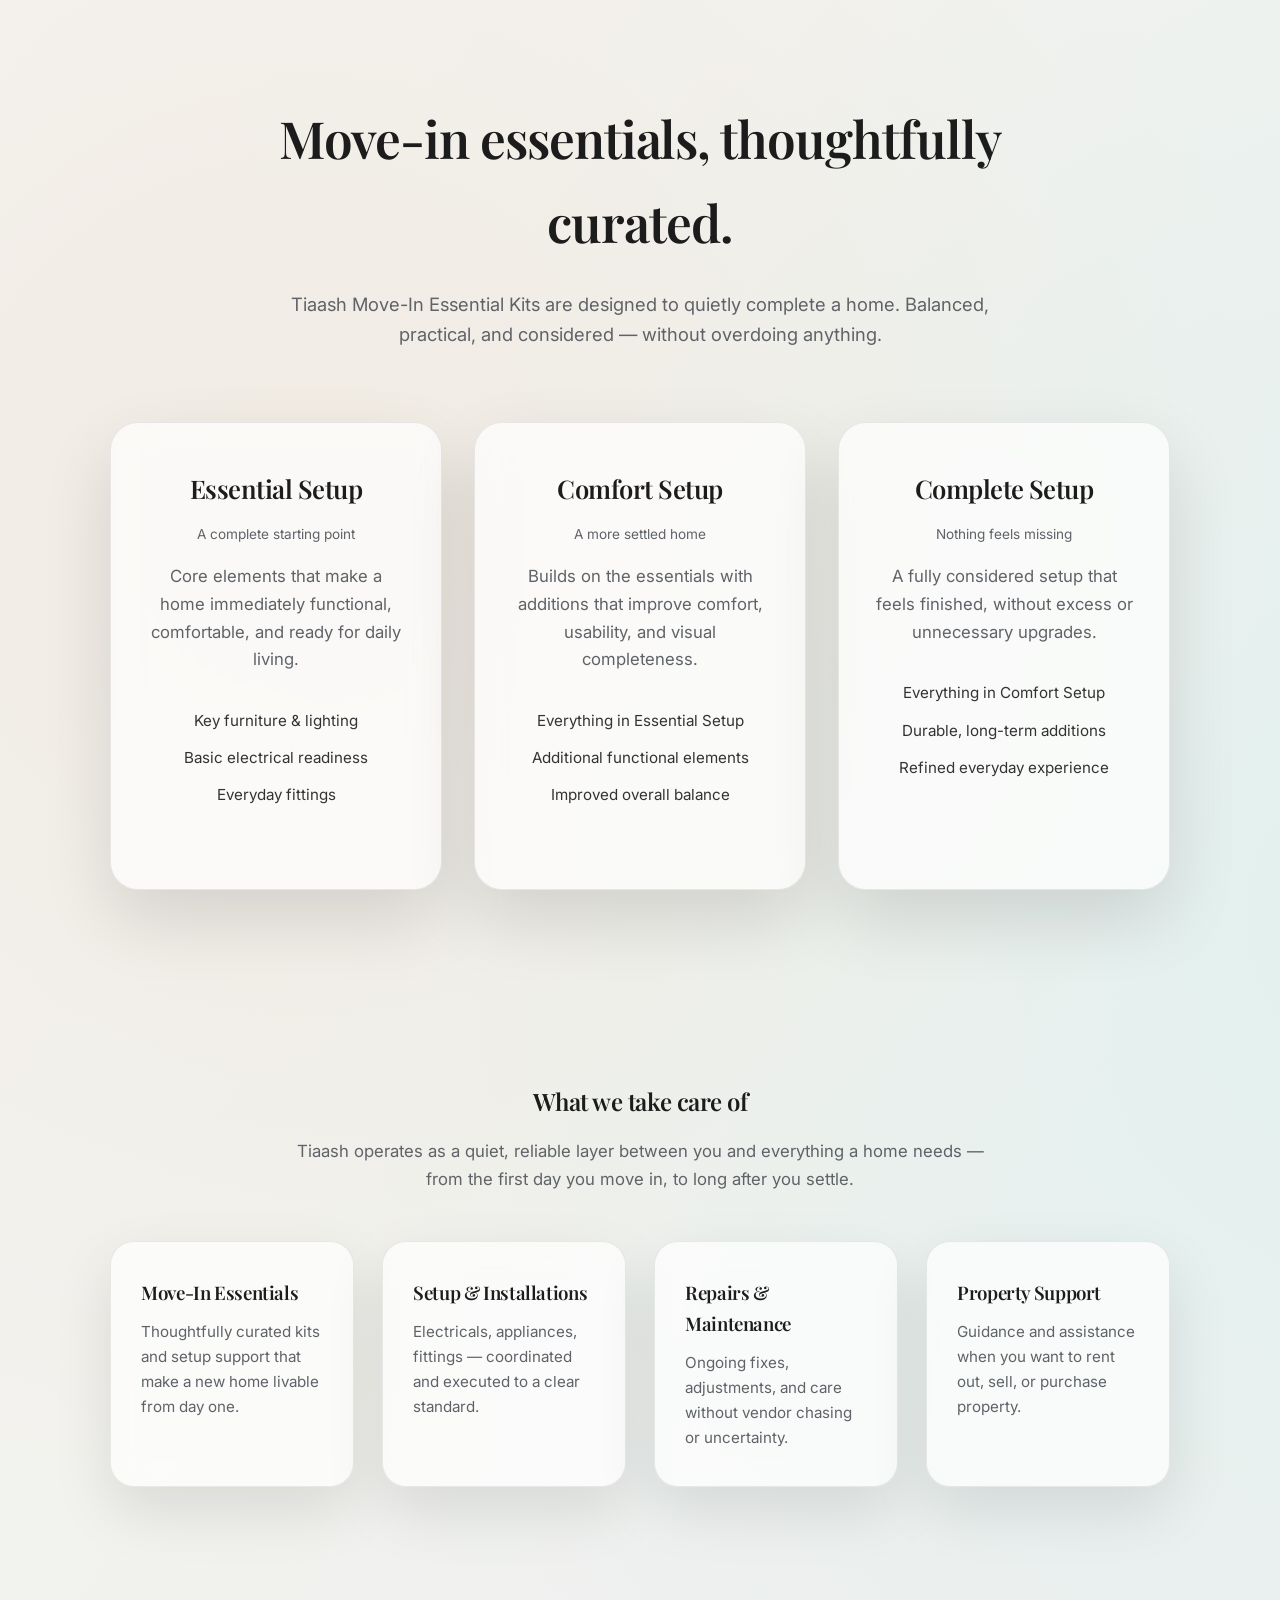
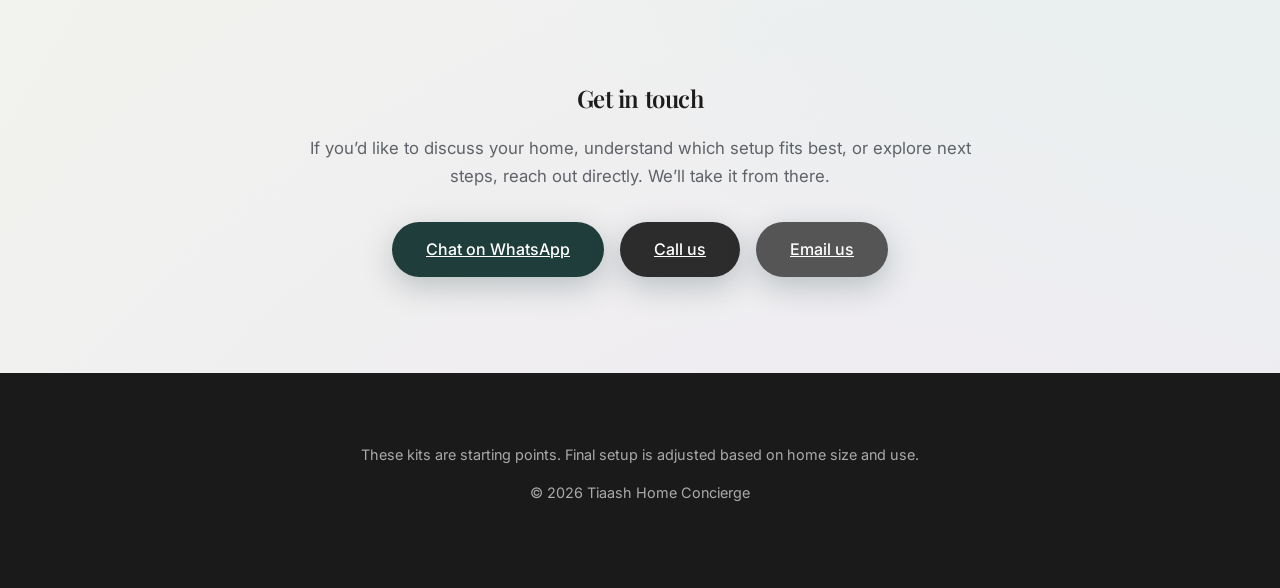
<file: THC/index-Old.html>
<!DOCTYPE html>
<html lang="en">
<head>
  <meta charset="UTF-8" />
  <meta name="viewport" content="width=device-width, initial-scale=1.0" />
  <title>Tiaash | Move-In Essential Kits</title>
  <meta name="description" content="Three thoughtfully curated move-in kits by Tiaash. Designed to quietly complete a home with the right essentials." />

  <link rel="preconnect" href="https://fonts.googleapis.com">
  <link rel="preconnect" href="https://fonts.gstatic.com" crossorigin>
  <link href="https://fonts.googleapis.com/css2?family=Playfair+Display:wght@500;600&family=Inter:wght@300;400;500&display=swap" rel="stylesheet">

  <style>
    :root {
      --g1:#f5f3ef; --g2:#e8f0ee; --g3:#f1e9f4;
      --text:#1c1c1c; --muted:#5f6368; --accent:#1f3d3a;
      --glass:rgba(255,255,255,0.7); --border:rgba(0,0,0,0.08);
    }

    *{box-sizing:border-box;margin:0;padding:0}

    body{
      font-family:'Inter',sans-serif;
      color:var(--text);
      line-height:1.65;
      background:radial-gradient(circle at 20% 20%,#f1ebe3 0%,transparent 40%),
                 radial-gradient(circle at 80% 30%,#e2f0ee 0%,transparent 45%),
                 radial-gradient(circle at 50% 80%,#efe6f4 0%,transparent 50%),
                 linear-gradient(120deg,var(--g1),var(--g2),var(--g3));
      background-size:120% 120%,140% 140%,160% 160%,300% 300%;
      animation:gradientShift 20s ease infinite;
    }

    @keyframes gradientShift{
      0%{background-position:0% 50%,20% 30%,60% 80%,0% 50%}
      50%{background-position:100% 50%,80% 20%,40% 60%,100% 50%}
      100%{background-position:0% 50%,20% 30%,60% 80%,0% 50%}
    }

    h1,h2,h3{font-family:'Playfair Display',serif;font-weight:600;letter-spacing:-0.02em}

    .container{max-width:1100px;margin:0 auto;padding:96px 20px}
    .center{text-align:center}

    .hero h1{font-size:3.2rem;max-width:760px;margin:0 auto 24px}
    .hero p{max-width:720px;margin:0 auto;font-size:1.15rem;color:var(--muted)}

    .kits{display:grid;grid-template-columns:repeat(auto-fit,minmax(280px,1fr));gap:32px;margin-top:72px}

    /* WHAT WE HANDLE GRID */
    .grid{display:grid;grid-template-columns:repeat(auto-fit,minmax(240px,1fr));gap:28px;margin-top:48px}
    .card{
      background:var(--glass);
      backdrop-filter:blur(14px);
      border:1px solid var(--border);
      border-radius:24px;
      padding:36px 30px;
      box-shadow:0 24px 60px rgba(0,0,0,0.10);
      transition:transform .25s ease, box-shadow .25s ease;
    }
    .card:hover{transform:translateY(-4px);box-shadow:0 32px 80px rgba(0,0,0,0.14)}
    .card h3{margin-bottom:10px}
    .card p{color:var(--muted);font-size:0.95rem}

    .kit{
      background:var(--glass);
      backdrop-filter:blur(14px);
      border:1px solid var(--border);
      border-radius:28px;
      padding:44px 36px;
      box-shadow:0 30px 70px rgba(0,0,0,0.12);
      transition:transform .25s ease, box-shadow .25s ease;
    }

    .kit:hover{transform:translateY(-6px);box-shadow:0 40px 90px rgba(0,0,0,0.16)}

    .kit h3{font-size:1.6rem;margin-bottom:14px}
    .kit span{display:block;font-size:0.85rem;color:var(--muted);margin-bottom:18px}
    .kit p{font-size:1.05rem;color:var(--muted);margin-bottom:28px}

    .kit ul{list-style:none;padding-left:0;margin-bottom:32px}
    .kit li{padding:6px 0;font-size:0.95rem;color:#333}

    .cta{
      display:inline-block;
      padding:14px 34px;
      border-radius:999px;
      background:var(--accent);
      color:#fff;
      font-weight:500;
      box-shadow:0 10px 30px rgba(31,61,58,0.25);
    }

    footer{background:rgba(15,15,15,0.95);color:#ccc;padding:70px 20px;text-align:center}
    footer p{max-width:640px;margin:0 auto 14px;font-size:0.9rem;color:#aaa}

    @media(max-width:640px){
      .hero h1{font-size:2.3rem}
      .container{padding:72px 16px}
    }
  </style>
</head>
<body>

  <section class="container hero center">
    <h1>Move-in essentials, thoughtfully curated.</h1>
    <p>
      Tiaash Move-In Essential Kits are designed to quietly complete a home.
      Balanced, practical, and considered — without overdoing anything.
    </p>

    <div class="kits">

      <div class="kit">
        <h3>Essential Setup</h3>
        <span>A complete starting point</span>
        <p>Core elements that make a home immediately functional, comfortable, and ready for daily living.</p>
        <ul>
          <li>Key furniture & lighting</li>
          <li>Basic electrical readiness</li>
          <li>Everyday fittings</li>
        </ul>
      </div>

      <div class="kit">
        <h3>Comfort Setup</h3>
        <span>A more settled home</span>
        <p>Builds on the essentials with additions that improve comfort, usability, and visual completeness.</p>
        <ul>
          <li>Everything in Essential Setup</li>
          <li>Additional functional elements</li>
          <li>Improved overall balance</li>
        </ul>
      </div>

      <div class="kit">
        <h3>Complete Setup</h3>
        <span>Nothing feels missing</span>
        <p>A fully considered setup that feels finished, without excess or unnecessary upgrades.</p>
        <ul>
          <li>Everything in Comfort Setup</li>
          <li>Durable, long-term additions</li>
          <li>Refined everyday experience</li>
        </ul>
      </div>

    </div>
  </section>

  <!-- WHAT WE HANDLE -->
  <section class="container">
    <h2 class="center">What we take care of</h2>
    <p class="center" style="max-width:720px; margin:16px auto 0; font-size:1.05rem; color:var(--muted);">
      Tiaash operates as a quiet, reliable layer between you and everything a home needs — from the first day you move in, to long after you settle.
    </p>
    <div class="grid">
      <div class="card">
        <h3>Move‑In Essentials</h3>
        <p>Thoughtfully curated kits and setup support that make a new home livable from day one.</p>
      </div>
      <div class="card">
        <h3>Setup & Installations</h3>
        <p>Electricals, appliances, fittings — coordinated and executed to a clear standard.</p>
      </div>
      <div class="card">
        <h3>Repairs & Maintenance</h3>
        <p>Ongoing fixes, adjustments, and care without vendor chasing or uncertainty.</p>
      </div>
      <div class="card">
        <h3>Property Support</h3>
        <p>Guidance and assistance when you want to rent out, sell, or purchase property.</p>
      </div>
    </div>
  </section>



    
    <!-- GET IN TOUCH -->
  <section class="container center">
    <h2>Get in touch</h2>
    <p style="max-width:680px;margin:16px auto 32px;font-size:1.05rem;color:var(--muted);">
      If you’d like to discuss your home, understand which setup fits best, or explore next steps,
      reach out directly. We’ll take it from there.
    </p>
    <div style="display:flex;justify-content:center;gap:16px;flex-wrap:wrap;">
      <a href="https://wa.me/918796446427" class="cta">Chat on WhatsApp</a>
      <a href="tel:+918796446427" class="cta" style="background:#2c2c2c;">Call us</a>
      <a href="mailto:ssb@tiaash.com" class="cta" style="background:#555;">Email us</a>
    </div>
  </section>

  <footer>
    <p>These kits are starting points. Final setup is adjusted based on home size and use.</p>
    <p>© 2026 Tiaash Home Concierge</p>
  </footer>

</body>
</html>
</file>
